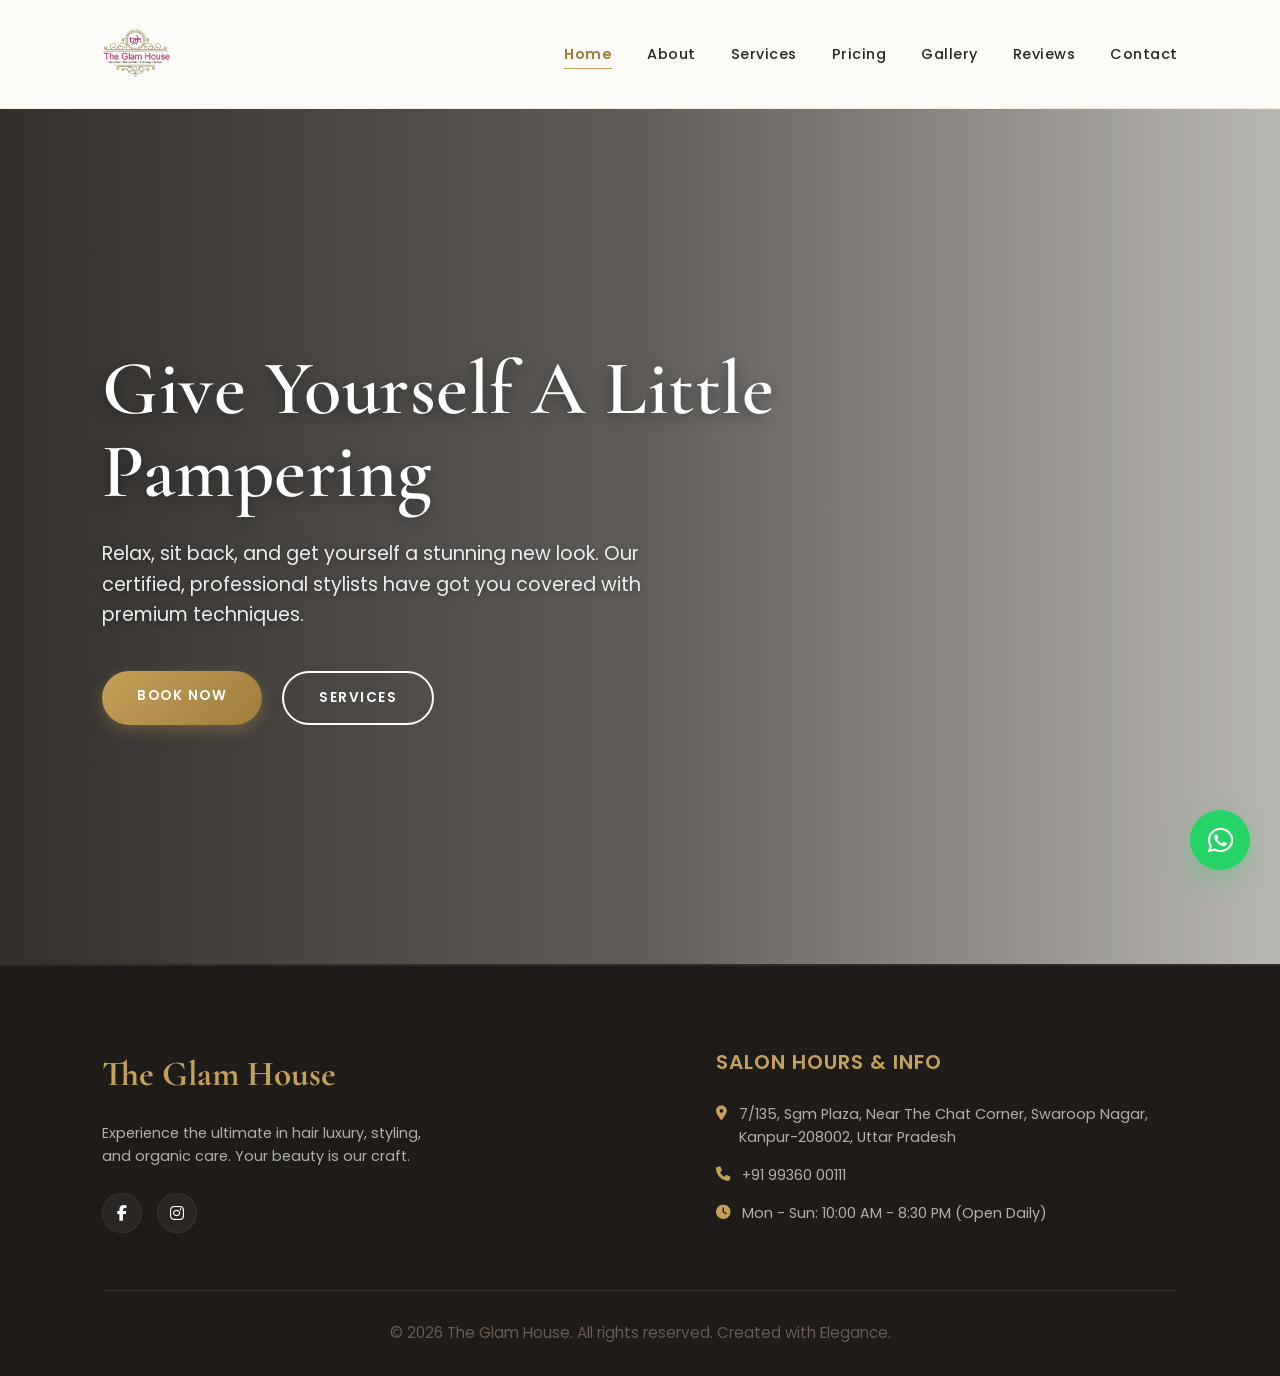
<file: index.html>
<!DOCTYPE html>
<html lang="en">
<head>
    <meta charset="UTF-8">
    <meta name="viewport" content="width=device-width, initial-scale=1.0">
    <title>The Glam House | Premium Hair Salon & Luxury Styling</title>
    <meta name="description" content="Welcome to The Glam House, a premium hair salon specializing in luxury styling, custom hair coloring, restorative spa treatments, and bridal care.">
    <meta name="keywords" content="luxury hair salon, hair styling, hair coloring, keratin treatments, hair spa, salon mumbai, book hair appointment">
    
    <!-- Open Graph Tags -->
    <meta property="og:title" content="The Glam House | Premium Hair Salon & Luxury Styling">
    <meta property="og:description" content="Experience professional, premium hair care and styling tailored to your unique personality. Book your transformation today.">
    <meta property="og:type" content="website">
    
    <link rel="stylesheet" href="style.css">
    
    <!-- Google Fonts: Cormorant Garamond & Poppins -->
    <link rel="preconnect" href="https://fonts.googleapis.com">
    <link rel="preconnect" href="https://fonts.gstatic.com" crossorigin>
    <link href="https://fonts.googleapis.com/css2?family=Cormorant+Garamond:ital,wght@0,400;0,500;0,600;0,700;1,400&family=Poppins:wght@300;400;500;600;700&display=swap" rel="stylesheet">
    
    <!-- Font Awesome -->
    <link rel="stylesheet" href="https://cdnjs.cloudflare.com/ajax/libs/font-awesome/6.5.1/css/all.min.css">
</head>
<body>

    <!-- Header / Navigation -->
    <header>
        <nav class="navbar" id="navbar">
            <div class="logo">
                <a href="index.html"><img src="logo.png" alt="The Glam House Logo" class="logo-img"></a>
            </div>
            <ul class="nav-links">
                <li><a href="index.html" class="active">Home</a></li>
                <li><a href="about.html">About</a></li>
                <li><a href="services.html">Services</a></li>
                <li><a href="pricing.html">Pricing</a></li>
                <li><a href="gallery.html">Gallery</a></li>
                <li><a href="reviews.html">Reviews</a></li>
                <li><a href="contact.html">Contact</a></li>
            </ul>
            <div class="menu-btn" aria-label="Toggle Navigation Menu">
                <i class="fa-solid fa-bars"></i>
            </div>
        </nav>
    </header>

    <!-- Main Content -->
    <main>
        <!-- Hero Section -->
        <section class="hero">
            <div class="hero-content">
                <h1>Give Yourself A Little Pampering</h1>
                <p>
                    Relax, sit back, and get yourself a stunning new look. Our certified, professional stylists have got you covered with premium techniques.
                </p>
                <div class="hero-buttons">
                    <a href="contact.html" class="btn">Book Now</a>
                    <a href="services.html" class="btn-outline">Services</a>
                </div>
            </div>
        </section>
        
    </main>

    <!-- Sitewide Footer -->
    <footer>
        <div class="footer-content">
            <div class="footer-brand">
                <div class="footer-logo">The Glam House</div>
                <p>Experience the ultimate in hair luxury, styling, and organic care. Your beauty is our craft.</p>
                <div class="social-icons">
                    <a href="https://www.facebook.com/theglamhousekanpur/" target="_blank" aria-label="Facebook"><i class="fab fa-facebook-f"></i></a>
                    <a href="https://www.instagram.com/theglamhouse.kanpur/?hl=en" target="_blank" aria-label="Instagram"><i class="fab fa-instagram"></i></a>
                    
                </div>
            </div>
            <div class="footer-contact">
                <h4>Salon Hours & Info</h4>
                <p><i class="fa-solid fa-location-dot"></i> 7/135, Sgm Plaza, Near The Chat Corner, Swaroop Nagar, Kanpur-208002, Uttar Pradesh</p>
                <p><i class="fa-solid fa-phone"></i> +91 99360 00111</p>
                <p><i class="fa-solid fa-clock"></i> Mon - Sun: 10:00 AM - 8:30 PM (Open Daily)</p>
            </div>
        </div>
        <div class="footer-bottom">
            <p>&copy; 2026 The Glam House. All rights reserved. Created with Elegance.</p>
        </div>
    </footer>

    <!-- Sitewide WhatsApp Floating Widget -->
    <a href="https://wa.me/919936000111?text=Hello%20The%20Glam%20House!%20I%20would%20like%20to%20inquire%20about%20booking%20an%20appointment." class="whatsapp-float" target="_blank" aria-label="Chat on WhatsApp">
        <i class="fab fa-whatsapp"></i>
    </a>

    <!-- Scripts -->
    <script src="script.js"></script>
</body>
</html>
</file>
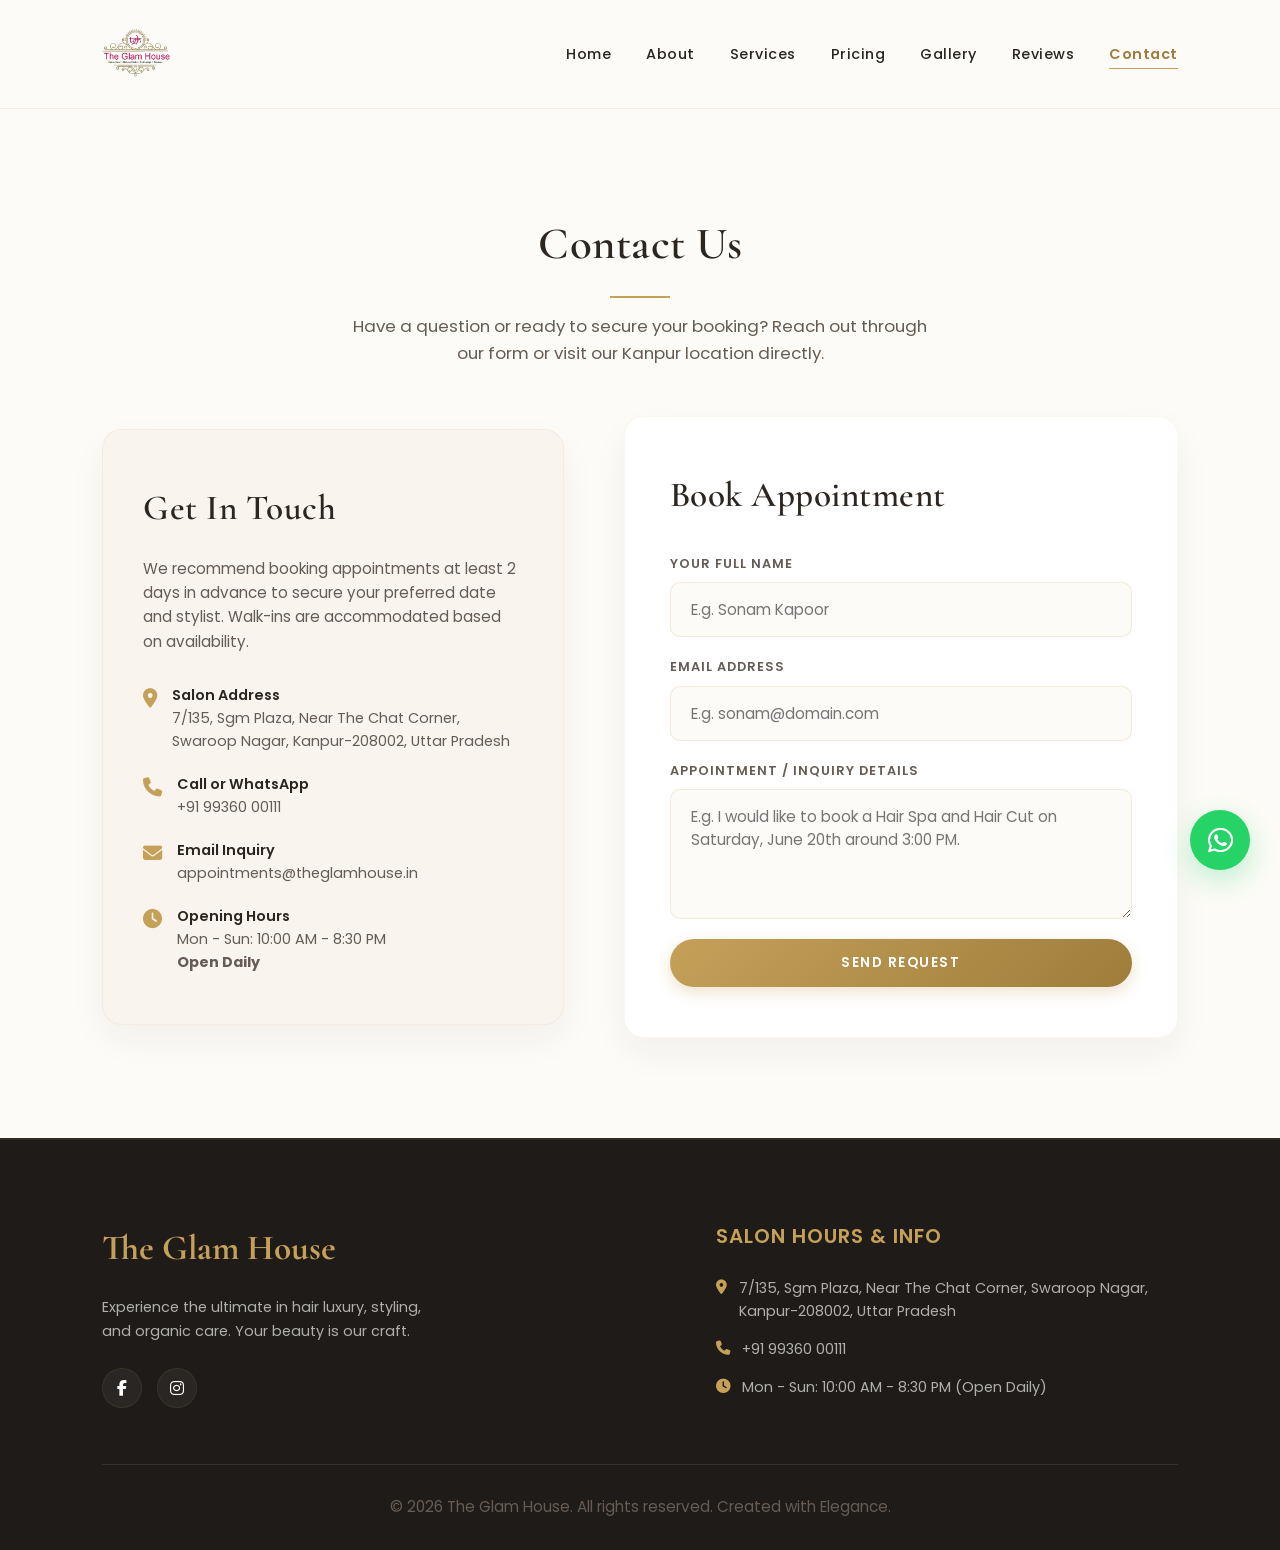
<file: contact.html>
<!DOCTYPE html>
<html lang="en">
<head>
    <meta charset="UTF-8">
    <meta name="viewport" content="width=device-width, initial-scale=1.0">
    <title>Contact Us | The Glam House | Book an Appointment</title>
    <meta name="description" content="Get in touch with The Glam House. Book your hair styling appointment, check salon hours, locate us in Mumbai, or send an inquiry.">
    <meta name="keywords" content="book salon appointment, hair styling contact, the glam house phone number, salon hours mumbai">
    
    <!-- Open Graph Tags -->
    <meta property="og:title" content="Contact Us | The Glam House">
    <meta property="og:description" content="Reach out to book your custom hair cut, styling session, or keratin spa treatment. Transparent booking details and contact channels.">
    <meta property="og:type" content="website">
    
    <link rel="stylesheet" href="style.css">
    
    <!-- Google Fonts: Cormorant Garamond & Poppins -->
    <link rel="preconnect" href="https://fonts.googleapis.com">
    <link rel="preconnect" href="https://fonts.gstatic.com" crossorigin>
    <link href="https://fonts.googleapis.com/css2?family=Cormorant+Garamond:ital,wght@0,400;0,500;0,600;0,700;1,400&family=Poppins:wght@300;400;500;600;700&display=swap" rel="stylesheet">
    
    <!-- Font Awesome -->
    <link rel="stylesheet" href="https://cdnjs.cloudflare.com/ajax/libs/font-awesome/6.5.1/css/all.min.css">
</head>
<body>

    <!-- Header / Navigation -->
    <header>
        <nav class="navbar" id="navbar">
            <div class="logo">
                <a href="index.html"><img src="logo.png" alt="The Glam House Logo" class="logo-img"></a>
            </div>
            <ul class="nav-links">
                <li><a href="index.html">Home</a></li>
                <li><a href="about.html">About</a></li>
                <li><a href="services.html">Services</a></li>
                <li><a href="pricing.html">Pricing</a></li>
                <li><a href="gallery.html">Gallery</a></li>
                <li><a href="reviews.html">Reviews</a></li>
                <li><a href="contact.html" class="active">Contact</a></li>
            </ul>
            <div class="menu-btn" aria-label="Toggle Navigation Menu">
                <i class="fa-solid fa-bars"></i>
            </div>
        </nav>
    </header>

    <!-- Main Content -->
    <main>
        <section class="contact-section">
            <h2>Contact Us</h2>
            <p class="section-desc">Have a question or ready to secure your booking? Reach out through our form or visit our Kanpur location directly.</p>
            
            <div class="contact-container">
                <!-- Contact Details Info Panel -->
                <div class="contact-info-panel">
                    <h3>Get In Touch</h3>
                    <p>We recommend booking appointments at least 2 days in advance to secure your preferred date and stylist. Walk-ins are accommodated based on availability.</p>
                    
                    <div class="contact-details">
                        <div class="contact-item">
                            <i class="fa-solid fa-location-dot"></i>
                            <div>
                                <h5>Salon Address</h5>
                                <p>7/135, Sgm Plaza, Near The Chat Corner, Swaroop Nagar, Kanpur-208002, Uttar Pradesh</p>
                            </div>
                        </div>

                        <div class="contact-item">
                            <i class="fa-solid fa-phone"></i>
                            <div>
                                <h5>Call or WhatsApp</h5>
                                <p>+91 99360 00111</p>
                            </div>
                        </div>

                        <div class="contact-item">
                            <i class="fa-solid fa-envelope"></i>
                            <div>
                                <h5>Email Inquiry</h5>
                                <p>appointments@theglamhouse.in</p>
                            </div>
                        </div>

                        <div class="contact-item">
                            <i class="fa-solid fa-clock"></i>
                            <div>
                                <h5>Opening Hours</h5>
                                <p>Mon - Sun: 10:00 AM - 8:30 PM<br><strong>Open Daily</strong></p>
                            </div>
                        </div>
                    </div>
                </div>

                <!-- Contact Form Wrapper -->
                <div class="contact-form-wrapper">
                    <h3>Book Appointment</h3>
                    <form class="contact-form" novalidate>
                        <div class="form-group">
                            <label for="name">Your Full Name</label>
                            <input type="text" id="name" placeholder="E.g. Sonam Kapoor" required>
                        </div>

                        <div class="form-group">
                            <label for="email">Email Address</label>
                            <input type="email" id="email" placeholder="E.g. sonam@domain.com" required>
                        </div>

                        <div class="form-group">
                            <label for="message">Appointment / Inquiry Details</label>
                            <textarea id="message" placeholder="E.g. I would like to book a Hair Spa and Hair Cut on Saturday, June 20th around 3:00 PM." required></textarea>
                        </div>

                        <button type="submit" class="btn">Send Request</button>
                    </form>
                </div>
            </div>
        </section>
    </main>

    <!-- Sitewide Footer -->
    <footer>
        <div class="footer-content">
            <div class="footer-brand">
                <div class="footer-logo">The Glam House</div>
                <p>Experience the ultimate in hair luxury, styling, and organic care. Your beauty is our craft.</p>
                <div class="social-icons">
                    <a href="https://www.facebook.com/theglamhousekanpur/" target="_blank" aria-label="Facebook"><i class="fab fa-facebook-f"></i></a>
                    <a href="https://www.instagram.com/theglamhouse.kanpur/?hl=en" target="_blank" aria-label="Instagram"><i class="fab fa-instagram"></i></a>
                    
                </div>
            </div>
            <div class="footer-contact">
                <h4>Salon Hours & Info</h4>
                <p><i class="fa-solid fa-location-dot"></i> 7/135, Sgm Plaza, Near The Chat Corner, Swaroop Nagar, Kanpur-208002, Uttar Pradesh</p>
                <p><i class="fa-solid fa-phone"></i> +91 99360 00111</p>
                <p><i class="fa-solid fa-clock"></i> Mon - Sun: 10:00 AM - 8:30 PM (Open Daily)</p>
            </div>
        </div>
        <div class="footer-bottom">
            <p>&copy; 2026 The Glam House. All rights reserved. Created with Elegance.</p>
        </div>
    </footer>

    <!-- Sitewide WhatsApp Floating Widget -->
    <a href="https://wa.me/919936000111?text=Hello%20The%20Glam%20House!%20I%20would%20like%20to%20inquire%20about%20booking%20an%20appointment." class="whatsapp-float" target="_blank" aria-label="Chat on WhatsApp">
        <i class="fab fa-whatsapp"></i>
    </a>

    <!-- Scripts -->
    <script src="script.js"></script>
</body>
</html>
</file>
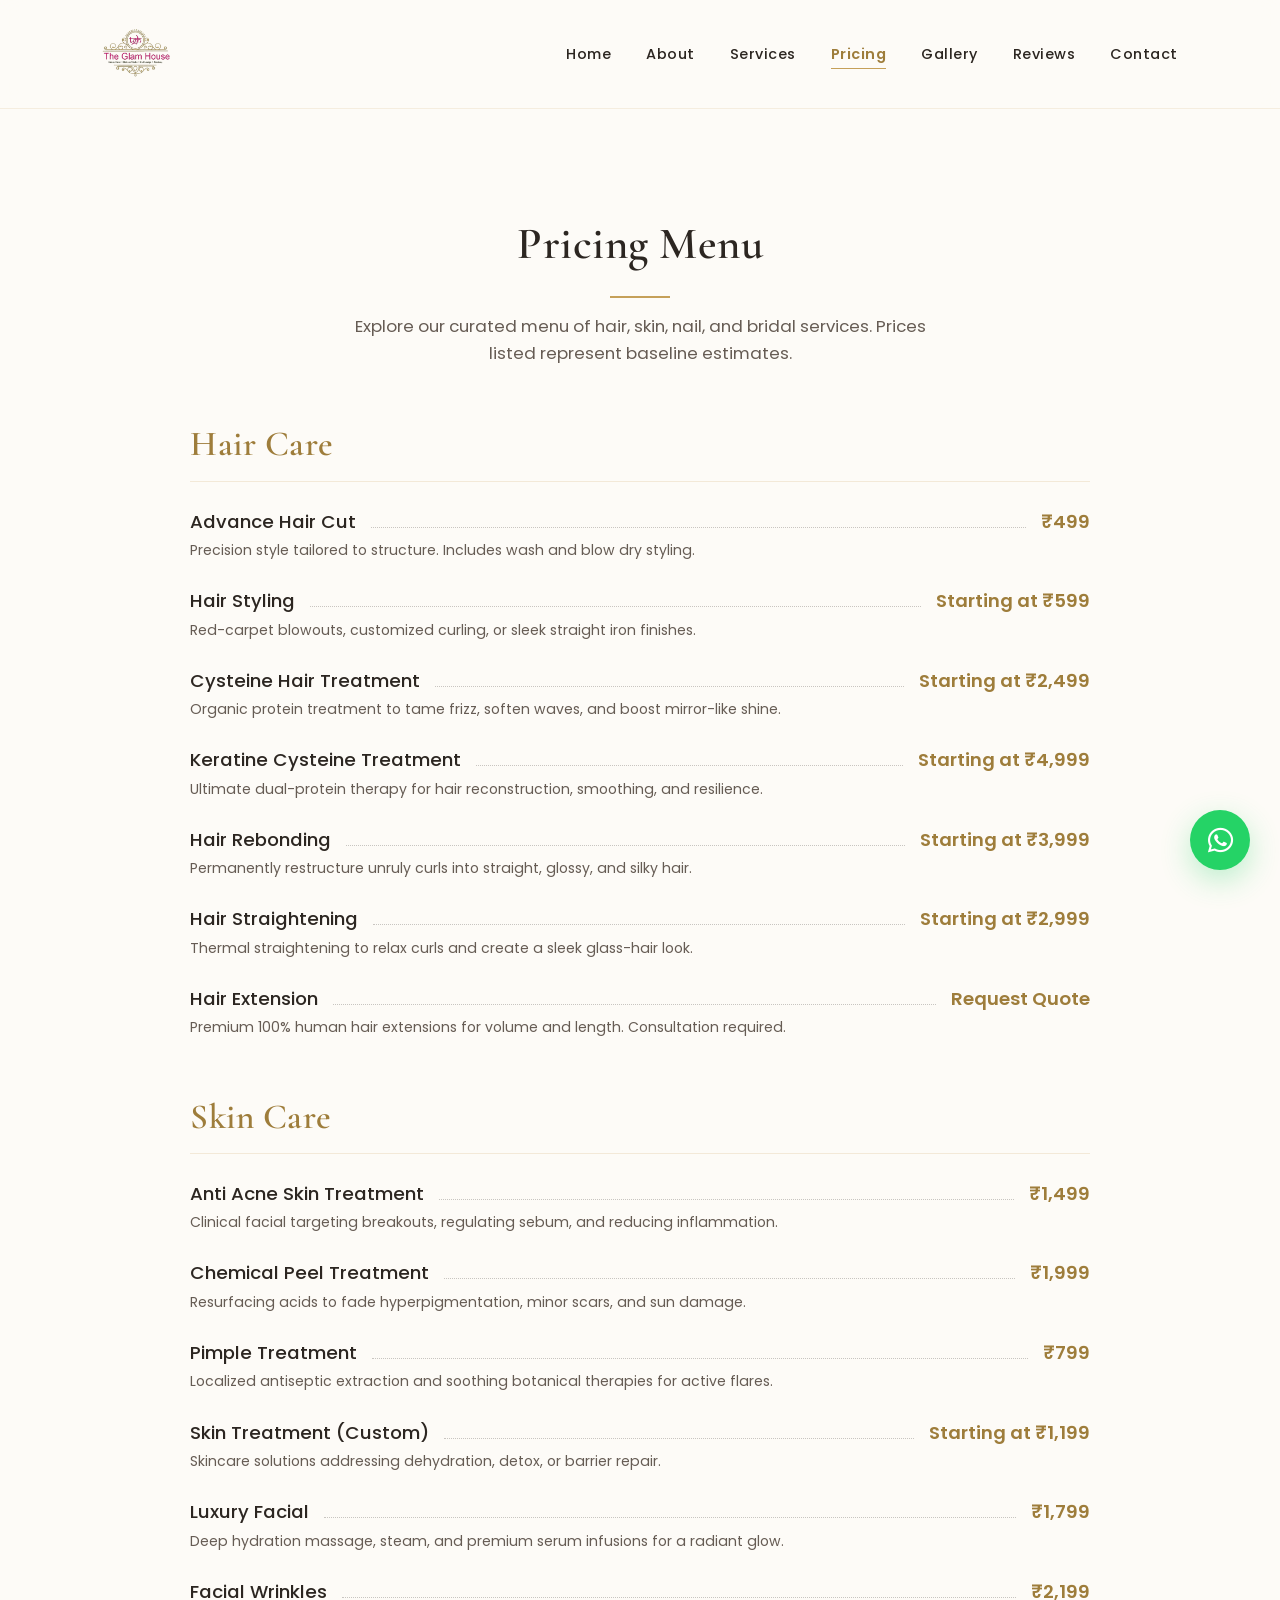
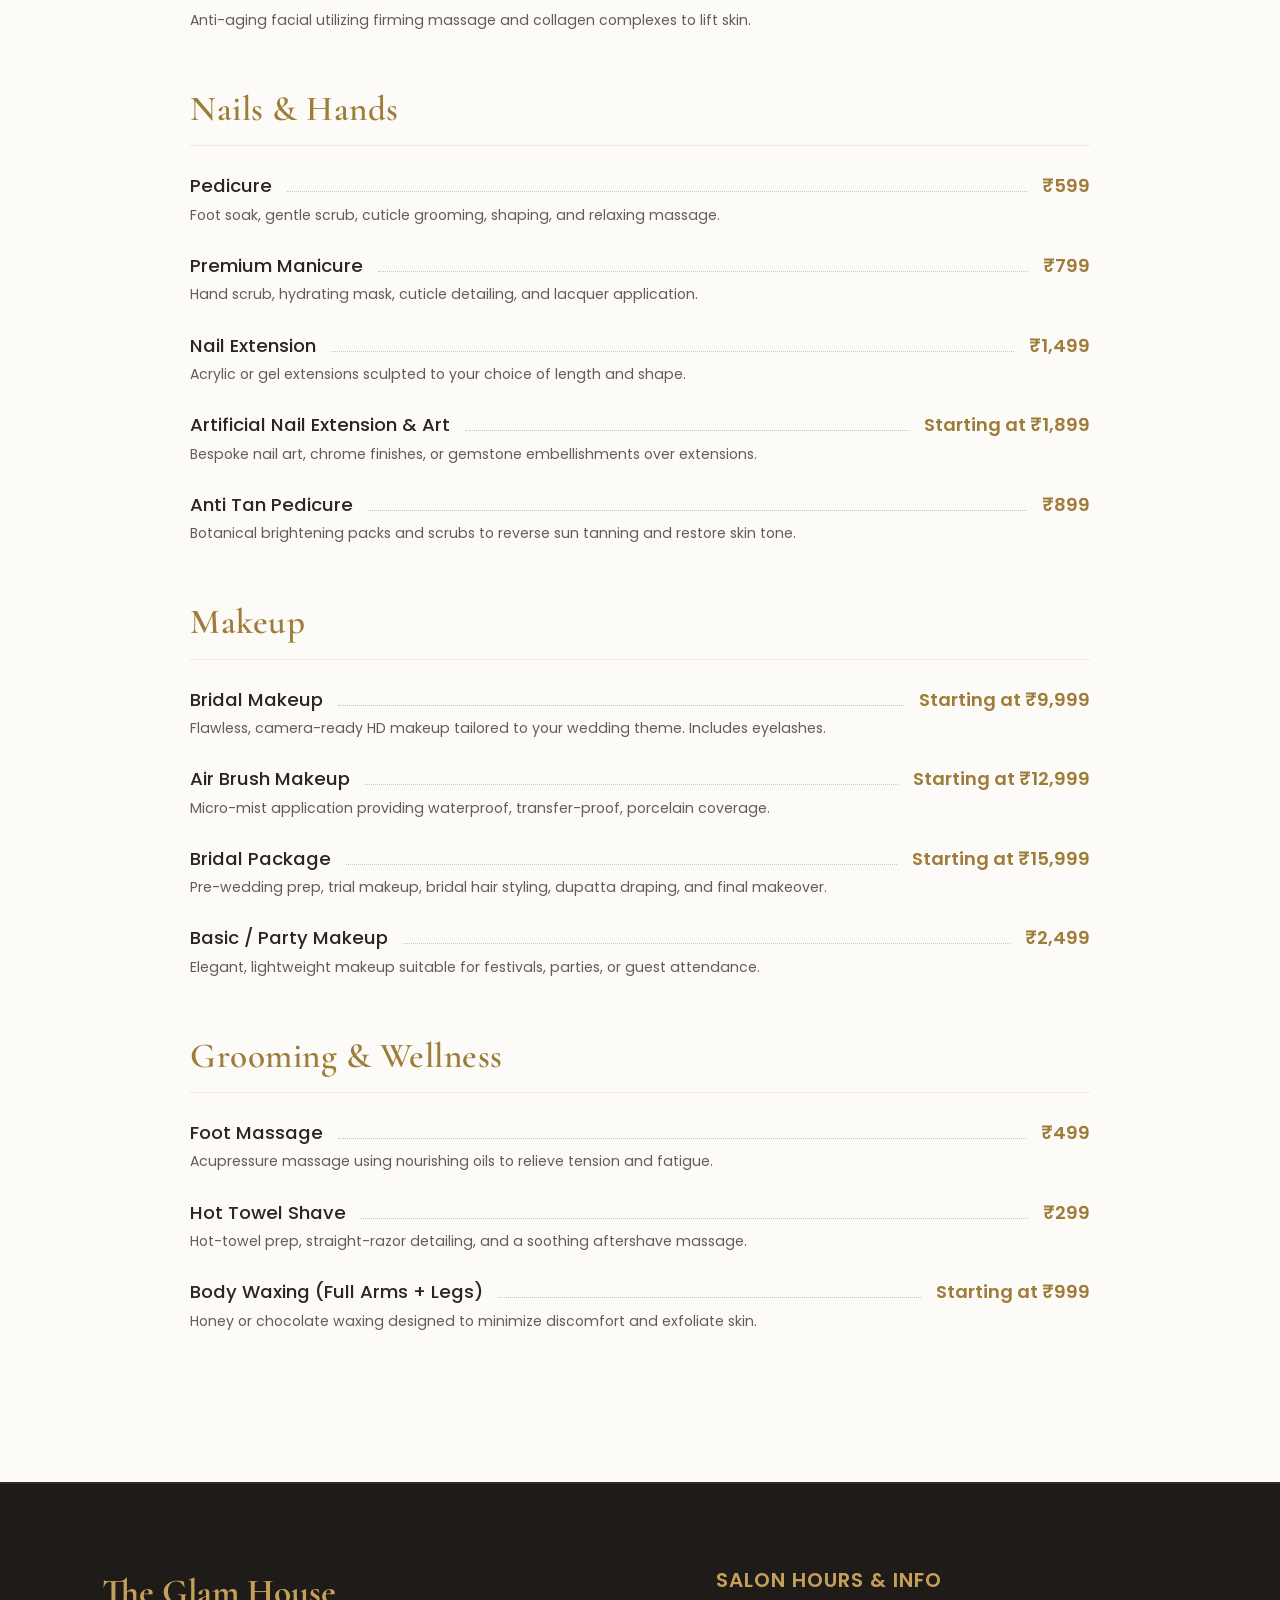
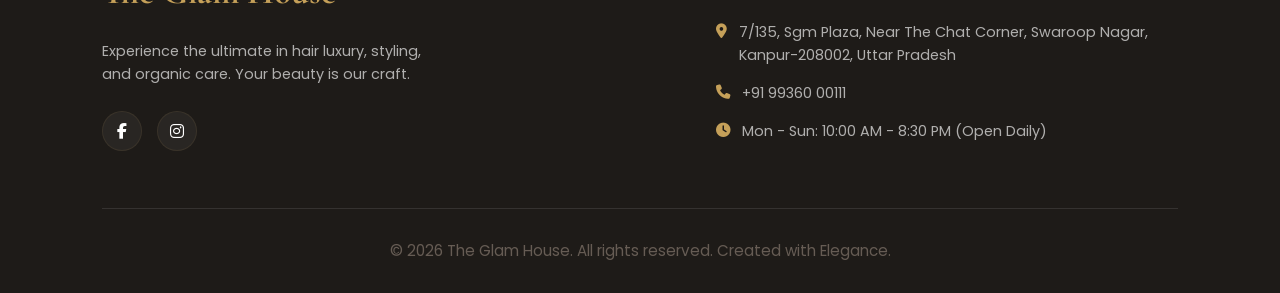
<file: pricing.html>
<!DOCTYPE html>
<html lang="en">
<head>
    <meta charset="UTF-8">
    <meta name="viewport" content="width=device-width, initial-scale=1.0">
    <title>Pricing Menu | The Glam House | Luxury Salon Catalog</title>
    <meta name="description" content="View the complete pricing menu for premium hair, skin, nail, and bridal services at The Glam House. Book your custom styling session.">
    <meta name="keywords" content="salon prices, hair cut price, hair spa price, bridal makeup packages, nail extension cost, luxury salon menu">
    
    <!-- Open Graph Tags -->
    <meta property="og:title" content="Pricing Menu | The Glam House">
    <meta property="og:description" content="Browse our luxury hair treatments, skin clarity therapies, nail extensions, and bridal packages with clear, upfront baseline prices.">
    <meta property="og:type" content="website">
    
    <link rel="stylesheet" href="style.css">
    
    <!-- Google Fonts: Cormorant Garamond & Poppins -->
    <link rel="preconnect" href="https://fonts.googleapis.com">
    <link rel="preconnect" href="https://fonts.gstatic.com" crossorigin>
    <link href="https://fonts.googleapis.com/css2?family=Cormorant+Garamond:ital,wght@0,400;0,500;0,600;0,700;1,400&family=Poppins:wght@300;400;500;600;700&display=swap" rel="stylesheet">
    
    <!-- Font Awesome -->
    <link rel="stylesheet" href="https://cdnjs.cloudflare.com/ajax/libs/font-awesome/6.5.1/css/all.min.css">
</head>
<body>

    <!-- Header / Navigation -->
    <header>
        <nav class="navbar" id="navbar">
            <div class="logo">
                <a href="index.html"><img src="logo.png" alt="The Glam House Logo" class="logo-img"></a>
            </div>
            <ul class="nav-links">
                <li><a href="index.html">Home</a></li>
                <li><a href="about.html">About</a></li>
                <li><a href="services.html">Services</a></li>
                <li><a href="pricing.html" class="active">Pricing</a></li>
                <li><a href="gallery.html">Gallery</a></li>
                <li><a href="reviews.html">Reviews</a></li>
                <li><a href="contact.html">Contact</a></li>
            </ul>
            <div class="menu-btn" aria-label="Toggle Navigation Menu">
                <i class="fa-solid fa-bars"></i>
            </div>
        </nav>
    </header>

    <!-- Main Content -->
    <main>
        <section id="pricing" class="pricing-section">
            <h2>Pricing Menu</h2>
            <p class="section-desc">Explore our curated menu of hair, skin, nail, and bridal services. Prices listed represent baseline estimates.</p>
            
            <div class="pricing-menu-container">
                
                <!-- HAIR CARE CATEGORY -->
                <div class="pricing-category-block">
                    <h3 class="pricing-category-title">Hair Care</h3>
                    
                    <div class="pricing-menu-item-wrapper">
                        <div class="pricing-menu-item">
                            <span class="pricing-item-name">Advance Hair Cut</span>
                            <span class="pricing-item-leader"></span>
                            <span class="pricing-item-price">₹499</span>
                        </div>
                        <p class="pricing-item-desc">Precision style tailored to structure. Includes wash and blow dry styling.</p>
                    </div>
                    
                    <div class="pricing-menu-item-wrapper">
                        <div class="pricing-menu-item">
                            <span class="pricing-item-name">Hair Styling</span>
                            <span class="pricing-item-leader"></span>
                            <span class="pricing-item-price">Starting at ₹599</span>
                        </div>
                        <p class="pricing-item-desc">Red-carpet blowouts, customized curling, or sleek straight iron finishes.</p>
                    </div>
                    
                    <div class="pricing-menu-item-wrapper">
                        <div class="pricing-menu-item">
                            <span class="pricing-item-name">Cysteine Hair Treatment</span>
                            <span class="pricing-item-leader"></span>
                            <span class="pricing-item-price">Starting at ₹2,499</span>
                        </div>
                        <p class="pricing-item-desc">Organic protein treatment to tame frizz, soften waves, and boost mirror-like shine.</p>
                    </div>
                    
                    <div class="pricing-menu-item-wrapper">
                        <div class="pricing-menu-item">
                            <span class="pricing-item-name">Keratine Cysteine Treatment</span>
                            <span class="pricing-item-leader"></span>
                            <span class="pricing-item-price">Starting at ₹4,999</span>
                        </div>
                        <p class="pricing-item-desc">Ultimate dual-protein therapy for hair reconstruction, smoothing, and resilience.</p>
                    </div>
                    
                    <div class="pricing-menu-item-wrapper">
                        <div class="pricing-menu-item">
                            <span class="pricing-item-name">Hair Rebonding</span>
                            <span class="pricing-item-leader"></span>
                            <span class="pricing-item-price">Starting at ₹3,999</span>
                        </div>
                        <p class="pricing-item-desc">Permanently restructure unruly curls into straight, glossy, and silky hair.</p>
                    </div>
                    
                    <div class="pricing-menu-item-wrapper">
                        <div class="pricing-menu-item">
                            <span class="pricing-item-name">Hair Straightening</span>
                            <span class="pricing-item-leader"></span>
                            <span class="pricing-item-price">Starting at ₹2,999</span>
                        </div>
                        <p class="pricing-item-desc">Thermal straightening to relax curls and create a sleek glass-hair look.</p>
                    </div>
                    
                    <div class="pricing-menu-item-wrapper">
                        <div class="pricing-menu-item">
                            <span class="pricing-item-name">Hair Extension</span>
                            <span class="pricing-item-leader"></span>
                            <span class="pricing-item-price">Request Quote</span>
                        </div>
                        <p class="pricing-item-desc">Premium 100% human hair extensions for volume and length. Consultation required.</p>
                    </div>
                </div>

                <!-- SKIN CARE CATEGORY -->
                <div class="pricing-category-block">
                    <h3 class="pricing-category-title">Skin Care</h3>
                    
                    <div class="pricing-menu-item-wrapper">
                        <div class="pricing-menu-item">
                            <span class="pricing-item-name">Anti Acne Skin Treatment</span>
                            <span class="pricing-item-leader"></span>
                            <span class="pricing-item-price">₹1,499</span>
                        </div>
                        <p class="pricing-item-desc">Clinical facial targeting breakouts, regulating sebum, and reducing inflammation.</p>
                    </div>
                    
                    <div class="pricing-menu-item-wrapper">
                        <div class="pricing-menu-item">
                            <span class="pricing-item-name">Chemical Peel Treatment</span>
                            <span class="pricing-item-leader"></span>
                            <span class="pricing-item-price">₹1,999</span>
                        </div>
                        <p class="pricing-item-desc">Resurfacing acids to fade hyperpigmentation, minor scars, and sun damage.</p>
                    </div>
                    
                    <div class="pricing-menu-item-wrapper">
                        <div class="pricing-menu-item">
                            <span class="pricing-item-name">Pimple Treatment</span>
                            <span class="pricing-item-leader"></span>
                            <span class="pricing-item-price">₹799</span>
                        </div>
                        <p class="pricing-item-desc">Localized antiseptic extraction and soothing botanical therapies for active flares.</p>
                    </div>
                    
                    <div class="pricing-menu-item-wrapper">
                        <div class="pricing-menu-item">
                            <span class="pricing-item-name">Skin Treatment (Custom)</span>
                            <span class="pricing-item-leader"></span>
                            <span class="pricing-item-price">Starting at ₹1,199</span>
                        </div>
                        <p class="pricing-item-desc">Skincare solutions addressing dehydration, detox, or barrier repair.</p>
                    </div>
                    
                    <div class="pricing-menu-item-wrapper">
                        <div class="pricing-menu-item">
                            <span class="pricing-item-name">Luxury Facial</span>
                            <span class="pricing-item-leader"></span>
                            <span class="pricing-item-price">₹1,799</span>
                        </div>
                        <p class="pricing-item-desc">Deep hydration massage, steam, and premium serum infusions for a radiant glow.</p>
                    </div>
                    
                    <div class="pricing-menu-item-wrapper">
                        <div class="pricing-menu-item">
                            <span class="pricing-item-name">Facial Wrinkles</span>
                            <span class="pricing-item-leader"></span>
                            <span class="pricing-item-price">₹2,199</span>
                        </div>
                        <p class="pricing-item-desc">Anti-aging facial utilizing firming massage and collagen complexes to lift skin.</p>
                    </div>
                </div>

                <!-- NAILS & HANDS CATEGORY -->
                <div class="pricing-category-block">
                    <h3 class="pricing-category-title">Nails & Hands</h3>
                    
                    <div class="pricing-menu-item-wrapper">
                        <div class="pricing-menu-item">
                            <span class="pricing-item-name">Pedicure</span>
                            <span class="pricing-item-leader"></span>
                            <span class="pricing-item-price">₹599</span>
                        </div>
                        <p class="pricing-item-desc">Foot soak, gentle scrub, cuticle grooming, shaping, and relaxing massage.</p>
                    </div>
                    
                    <div class="pricing-menu-item-wrapper">
                        <div class="pricing-menu-item">
                            <span class="pricing-item-name">Premium Manicure</span>
                            <span class="pricing-item-leader"></span>
                            <span class="pricing-item-price">₹799</span>
                        </div>
                        <p class="pricing-item-desc">Hand scrub, hydrating mask, cuticle detailing, and lacquer application.</p>
                    </div>
                    
                    <div class="pricing-menu-item-wrapper">
                        <div class="pricing-menu-item">
                            <span class="pricing-item-name">Nail Extension</span>
                            <span class="pricing-item-leader"></span>
                            <span class="pricing-item-price">₹1,499</span>
                        </div>
                        <p class="pricing-item-desc">Acrylic or gel extensions sculpted to your choice of length and shape.</p>
                    </div>
                    
                    <div class="pricing-menu-item-wrapper">
                        <div class="pricing-menu-item">
                            <span class="pricing-item-name">Artificial Nail Extension & Art</span>
                            <span class="pricing-item-leader"></span>
                            <span class="pricing-item-price">Starting at ₹1,899</span>
                        </div>
                        <p class="pricing-item-desc">Bespoke nail art, chrome finishes, or gemstone embellishments over extensions.</p>
                    </div>
                    
                    <div class="pricing-menu-item-wrapper">
                        <div class="pricing-menu-item">
                            <span class="pricing-item-name">Anti Tan Pedicure</span>
                            <span class="pricing-item-leader"></span>
                            <span class="pricing-item-price">₹899</span>
                        </div>
                        <p class="pricing-item-desc">Botanical brightening packs and scrubs to reverse sun tanning and restore skin tone.</p>
                    </div>
                </div>

                <!-- MAKEUP CATEGORY -->
                <div class="pricing-category-block">
                    <h3 class="pricing-category-title">Makeup</h3>
                    
                    <div class="pricing-menu-item-wrapper">
                        <div class="pricing-menu-item">
                            <span class="pricing-item-name">Bridal Makeup</span>
                            <span class="pricing-item-leader"></span>
                            <span class="pricing-item-price">Starting at ₹9,999</span>
                        </div>
                        <p class="pricing-item-desc">Flawless, camera-ready HD makeup tailored to your wedding theme. Includes eyelashes.</p>
                    </div>
                    
                    <div class="pricing-menu-item-wrapper">
                        <div class="pricing-menu-item">
                            <span class="pricing-item-name">Air Brush Makeup</span>
                            <span class="pricing-item-leader"></span>
                            <span class="pricing-item-price">Starting at ₹12,999</span>
                        </div>
                        <p class="pricing-item-desc">Micro-mist application providing waterproof, transfer-proof, porcelain coverage.</p>
                    </div>
                    
                    <div class="pricing-menu-item-wrapper">
                        <div class="pricing-menu-item">
                            <span class="pricing-item-name">Bridal Package</span>
                            <span class="pricing-item-leader"></span>
                            <span class="pricing-item-price">Starting at ₹15,999</span>
                        </div>
                        <p class="pricing-item-desc">Pre-wedding prep, trial makeup, bridal hair styling, dupatta draping, and final makeover.</p>
                    </div>
                    
                    <div class="pricing-menu-item-wrapper">
                        <div class="pricing-menu-item">
                            <span class="pricing-item-name">Basic / Party Makeup</span>
                            <span class="pricing-item-leader"></span>
                            <span class="pricing-item-price">₹2,499</span>
                        </div>
                        <p class="pricing-item-desc">Elegant, lightweight makeup suitable for festivals, parties, or guest attendance.</p>
                    </div>
                </div>

                <!-- GROOMING & WELLNESS CATEGORY -->
                <div class="pricing-category-block">
                    <h3 class="pricing-category-title">Grooming & Wellness</h3>
                    
                    <div class="pricing-menu-item-wrapper">
                        <div class="pricing-menu-item">
                            <span class="pricing-item-name">Foot Massage</span>
                            <span class="pricing-item-leader"></span>
                            <span class="pricing-item-price">₹499</span>
                        </div>
                        <p class="pricing-item-desc">Acupressure massage using nourishing oils to relieve tension and fatigue.</p>
                    </div>
                    
                    <div class="pricing-menu-item-wrapper">
                        <div class="pricing-menu-item">
                            <span class="pricing-item-name">Hot Towel Shave</span>
                            <span class="pricing-item-leader"></span>
                            <span class="pricing-item-price">₹299</span>
                        </div>
                        <p class="pricing-item-desc">Hot-towel prep, straight-razor detailing, and a soothing aftershave massage.</p>
                    </div>
                    
                    <div class="pricing-menu-item-wrapper">
                        <div class="pricing-menu-item">
                            <span class="pricing-item-name">Body Waxing (Full Arms + Legs)</span>
                            <span class="pricing-item-leader"></span>
                            <span class="pricing-item-price">Starting at ₹999</span>
                        </div>
                        <p class="pricing-item-desc">Honey or chocolate waxing designed to minimize discomfort and exfoliate skin.</p>
                    </div>
                </div>

            </div>
        </section>
    </main>

    <!-- Sitewide Footer -->
    <footer>
        <div class="footer-content">
            <div class="footer-brand">
                <div class="footer-logo">The Glam House</div>
                <p>Experience the ultimate in hair luxury, styling, and organic care. Your beauty is our craft.</p>
                <div class="social-icons">
                    <a href="https://www.facebook.com/theglamhousekanpur/" target="_blank" aria-label="Facebook"><i class="fab fa-facebook-f"></i></a>
                    <a href="https://www.instagram.com/theglamhouse.kanpur/?hl=en" target="_blank" aria-label="Instagram"><i class="fab fa-instagram"></i></a>
                    
                </div>
            </div>
            <div class="footer-contact">
                <h4>Salon Hours & Info</h4>
                <p><i class="fa-solid fa-location-dot"></i> 7/135, Sgm Plaza, Near The Chat Corner, Swaroop Nagar, Kanpur-208002, Uttar Pradesh</p>
                <p><i class="fa-solid fa-phone"></i> +91 99360 00111</p>
                <p><i class="fa-solid fa-clock"></i> Mon - Sun: 10:00 AM - 8:30 PM (Open Daily)</p>
            </div>
        </div>
        <div class="footer-bottom">
            <p>&copy; 2026 The Glam House. All rights reserved. Created with Elegance.</p>
        </div>
    </footer>

    <!-- Sitewide WhatsApp Floating Widget -->
    <a href="https://wa.me/919936000111?text=Hello%20The%20Glam%20House!%20I%20would%20like%20to%20inquire%20about%20booking%20an%20appointment." class="whatsapp-float" target="_blank" aria-label="Chat on WhatsApp">
        <i class="fab fa-whatsapp"></i>
    </a>

    <!-- Scripts -->
    <script src="script.js"></script>
</body>
</html>
</file>
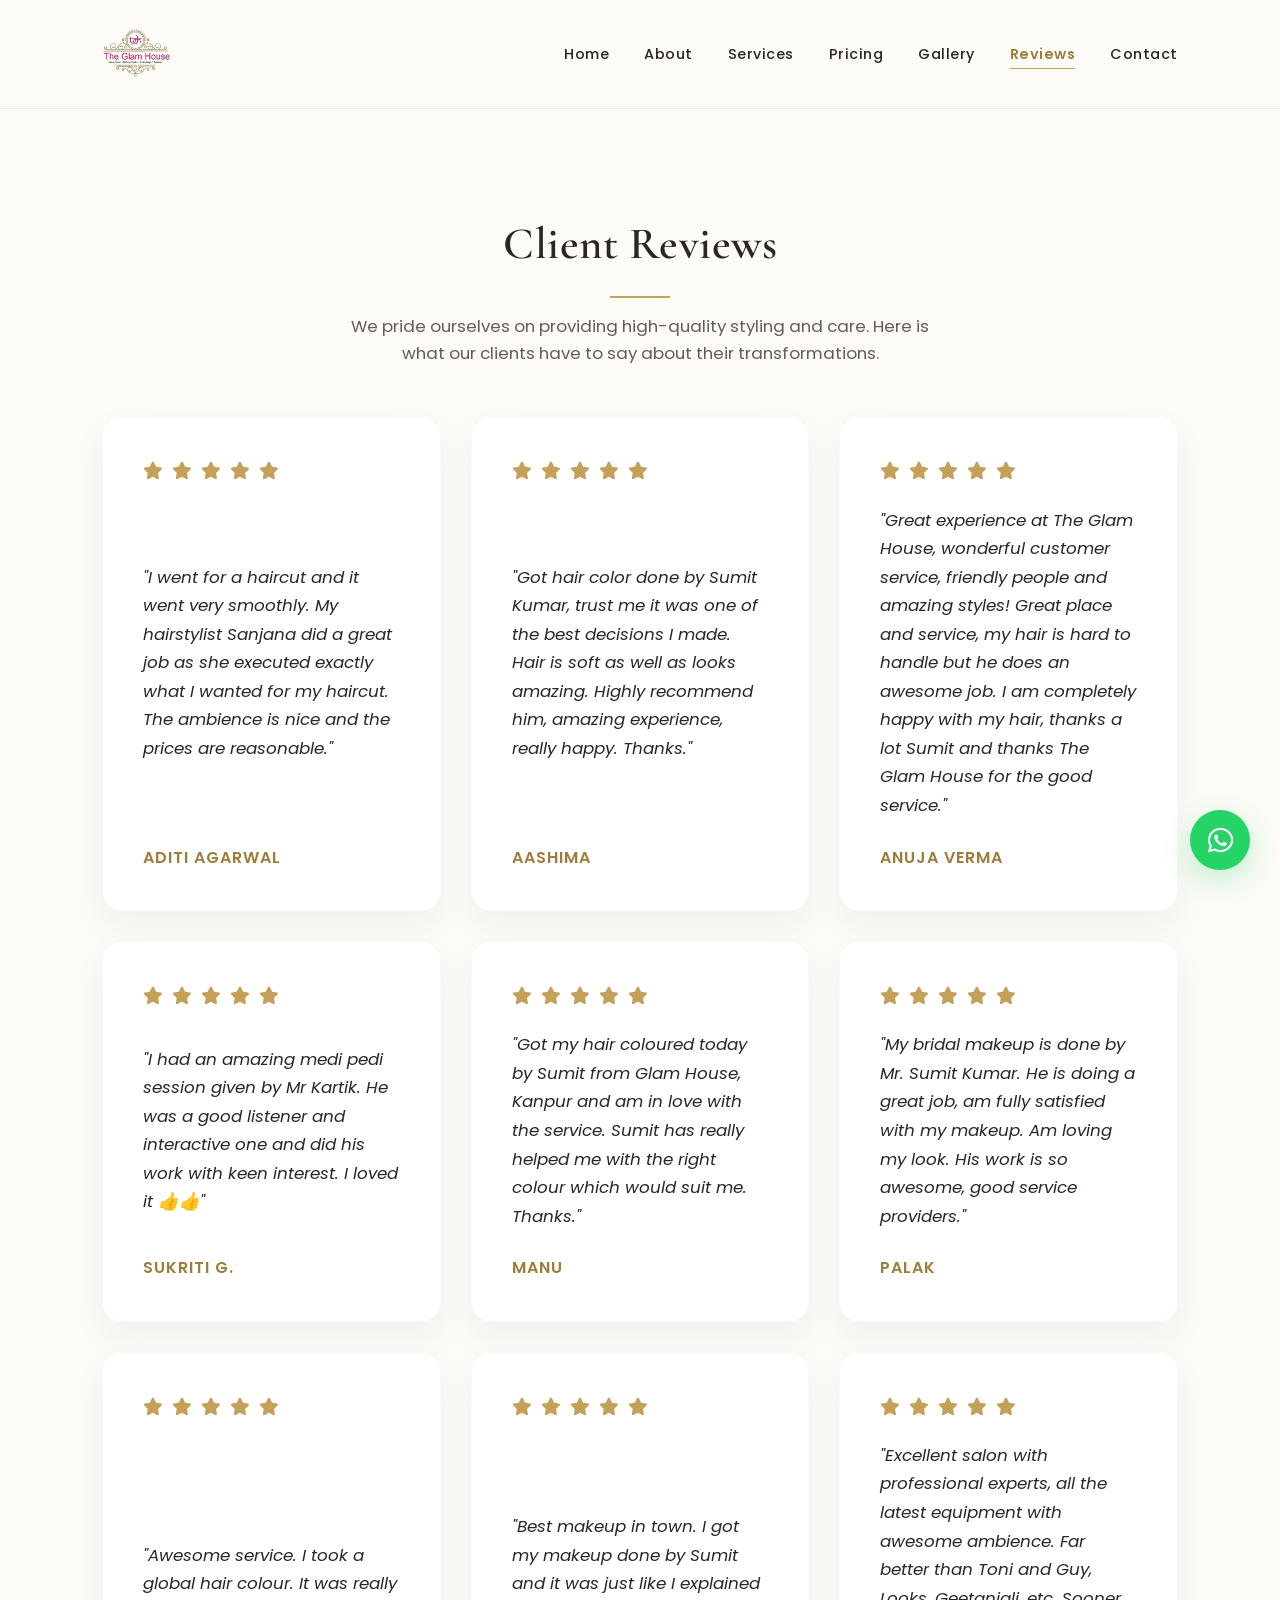
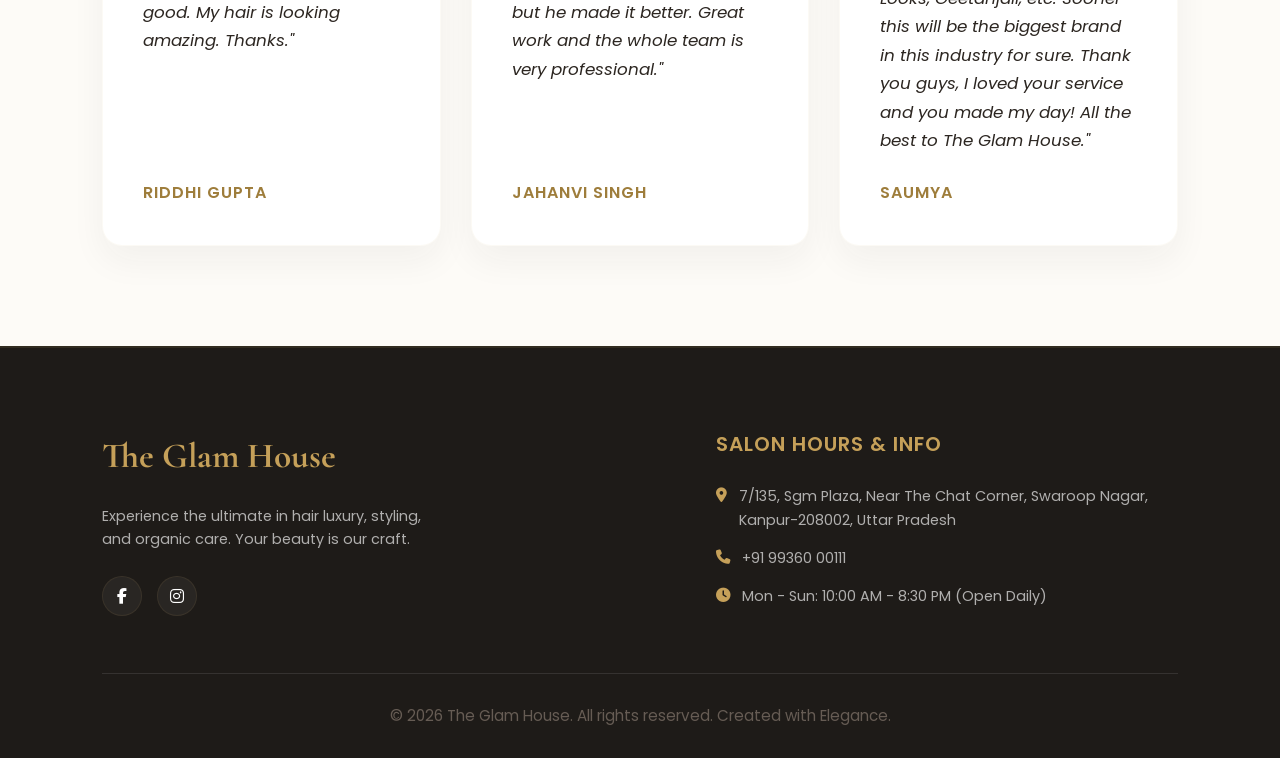
<file: reviews.html>
<!DOCTYPE html>
<html lang="en">
<head>
    <meta charset="UTF-8">
    <meta name="viewport" content="width=device-width, initial-scale=1.0">
    <title>Client Reviews | The Glam House | Testimonials</title>
    <meta name="description" content="Read what our happy clients say about our hair styling, coloring, and customer care. Real reviews from verified patrons of The Glam House.">
    <meta name="keywords" content="salon reviews, hair stylist feedback, the glam house testimonials, customer satisfaction reviews">
    
    <!-- Open Graph Tags -->
    <meta property="og:title" content="Client Reviews | The Glam House">
    <meta property="og:description" content="Discover why our clients love coming to The Glam House. Read ratings and testimonials detailing our professional salon services.">
    <meta property="og:type" content="website">
    
    <link rel="stylesheet" href="style.css">
    
    <!-- Google Fonts: Cormorant Garamond & Poppins -->
    <link rel="preconnect" href="https://fonts.googleapis.com">
    <link rel="preconnect" href="https://fonts.gstatic.com" crossorigin>
    <link href="https://fonts.googleapis.com/css2?family=Cormorant+Garamond:ital,wght@0,400;0,500;0,600;0,700;1,400&family=Poppins:wght@300;400;500;600;700&display=swap" rel="stylesheet">
    
    <!-- Font Awesome -->
    <link rel="stylesheet" href="https://cdnjs.cloudflare.com/ajax/libs/font-awesome/6.5.1/css/all.min.css">
</head>
<body>

    <!-- Header / Navigation -->
    <header>
        <nav class="navbar" id="navbar">
            <div class="logo">
                <a href="index.html"><img src="logo.png" alt="The Glam House Logo" class="logo-img"></a>
            </div>
            <ul class="nav-links">
                <li><a href="index.html">Home</a></li>
                <li><a href="about.html">About</a></li>
                <li><a href="services.html">Services</a></li>
                <li><a href="pricing.html">Pricing</a></li>
                <li><a href="gallery.html">Gallery</a></li>
                <li><a href="reviews.html" class="active">Reviews</a></li>
                <li><a href="contact.html">Contact</a></li>
            </ul>
            <div class="menu-btn" aria-label="Toggle Navigation Menu">
                <i class="fa-solid fa-bars"></i>
            </div>
        </nav>
    </header>

    <!-- Main Content -->
    <main>
        <section class="reviews-section">
            <h2>Client Reviews</h2>
            <p class="section-desc">We pride ourselves on providing high-quality styling and care. Here is what our clients have to say about their transformations.</p>
            
            <div class="cards">
                <div class="review">
                    <div class="review-stars">
                        <i class="fa-solid fa-star"></i>
                        <i class="fa-solid fa-star"></i>
                        <i class="fa-solid fa-star"></i>
                        <i class="fa-solid fa-star"></i>
                        <i class="fa-solid fa-star"></i>
                    </div>
                    <p>
                        "I went for a haircut and it went very smoothly. My hairstylist Sanjana did a great job as she executed exactly what I wanted for my haircut. The ambience is nice and the prices are reasonable."
                    </p>
                    <h4>Aditi Agarwal</h4>
                </div>

                <div class="review">
                    <div class="review-stars">
                        <i class="fa-solid fa-star"></i>
                        <i class="fa-solid fa-star"></i>
                        <i class="fa-solid fa-star"></i>
                        <i class="fa-solid fa-star"></i>
                        <i class="fa-solid fa-star"></i>
                    </div>
                    <p>
                        "Got hair color done by Sumit Kumar, trust me it was one of the best decisions I made. Hair is soft as well as looks amazing. Highly recommend him, amazing experience, really happy. Thanks."
                    </p>
                    <h4>Aashima</h4>
                </div>

                <div class="review">
                    <div class="review-stars">
                        <i class="fa-solid fa-star"></i>
                        <i class="fa-solid fa-star"></i>
                        <i class="fa-solid fa-star"></i>
                        <i class="fa-solid fa-star"></i>
                        <i class="fa-solid fa-star"></i>
                    </div>
                    <p>
                        "Great experience at The Glam House, wonderful customer service, friendly people and amazing styles! Great place and service, my hair is hard to handle but he does an awesome job. I am completely happy with my hair, thanks a lot Sumit and thanks The Glam House for the good service."
                    </p>
                    <h4>Anuja Verma</h4>
                </div>

                <div class="review">
                    <div class="review-stars">
                        <i class="fa-solid fa-star"></i>
                        <i class="fa-solid fa-star"></i>
                        <i class="fa-solid fa-star"></i>
                        <i class="fa-solid fa-star"></i>
                        <i class="fa-solid fa-star"></i>
                    </div>
                    <p>
                        "I had an amazing medi pedi session given by Mr Kartik. He was a good listener and interactive one and did his work with keen interest. I loved it 👍👍"
                    </p>
                    <h4>Sukriti G.</h4>
                </div>

                <div class="review">
                    <div class="review-stars">
                        <i class="fa-solid fa-star"></i>
                        <i class="fa-solid fa-star"></i>
                        <i class="fa-solid fa-star"></i>
                        <i class="fa-solid fa-star"></i>
                        <i class="fa-solid fa-star"></i>
                    </div>
                    <p>
                        "Got my hair coloured today by Sumit from Glam House, Kanpur and am in love with the service. Sumit has really helped me with the right colour which would suit me. Thanks."
                    </p>
                    <h4>Manu</h4>
                </div>

                <div class="review">
                    <div class="review-stars">
                        <i class="fa-solid fa-star"></i>
                        <i class="fa-solid fa-star"></i>
                        <i class="fa-solid fa-star"></i>
                        <i class="fa-solid fa-star"></i>
                        <i class="fa-solid fa-star"></i>
                    </div>
                    <p>
                        "My bridal makeup is done by Mr. Sumit Kumar. He is doing a great job, am fully satisfied with my makeup. Am loving my look. His work is so awesome, good service providers."
                    </p>
                    <h4>Palak</h4>
                </div>

                <div class="review">
                    <div class="review-stars">
                        <i class="fa-solid fa-star"></i>
                        <i class="fa-solid fa-star"></i>
                        <i class="fa-solid fa-star"></i>
                        <i class="fa-solid fa-star"></i>
                        <i class="fa-solid fa-star"></i>
                    </div>
                    <p>
                        "Awesome service. I took a global hair colour. It was really good. My hair is looking amazing. Thanks."
                    </p>
                    <h4>Riddhi Gupta</h4>
                </div>

                <div class="review">
                    <div class="review-stars">
                        <i class="fa-solid fa-star"></i>
                        <i class="fa-solid fa-star"></i>
                        <i class="fa-solid fa-star"></i>
                        <i class="fa-solid fa-star"></i>
                        <i class="fa-solid fa-star"></i>
                    </div>
                    <p>
                        "Best makeup in town. I got my makeup done by Sumit and it was just like I explained but he made it better. Great work and the whole team is very professional."
                    </p>
                    <h4>Jahanvi Singh</h4>
                </div>

                <div class="review">
                    <div class="review-stars">
                        <i class="fa-solid fa-star"></i>
                        <i class="fa-solid fa-star"></i>
                        <i class="fa-solid fa-star"></i>
                        <i class="fa-solid fa-star"></i>
                        <i class="fa-solid fa-star"></i>
                    </div>
                    <p>
                        "Excellent salon with professional experts, all the latest equipment with awesome ambience. Far better than Toni and Guy, Looks, Geetanjali, etc. Sooner this will be the biggest brand in this industry for sure. Thank you guys, I loved your service and you made my day! All the best to The Glam House."
                    </p>
                    <h4>Saumya</h4>
                </div>
            </div>
        </section>
    </main>

    <!-- Sitewide Footer -->
    <footer>
        <div class="footer-content">
            <div class="footer-brand">
                <div class="footer-logo">The Glam House</div>
                <p>Experience the ultimate in hair luxury, styling, and organic care. Your beauty is our craft.</p>
                <div class="social-icons">
                    <a href="https://www.facebook.com/theglamhousekanpur/" target="_blank" aria-label="Facebook"><i class="fab fa-facebook-f"></i></a>
                    <a href="https://www.instagram.com/theglamhouse.kanpur/?hl=en" target="_blank" aria-label="Instagram"><i class="fab fa-instagram"></i></a>
                    
                </div>
            </div>
            <div class="footer-contact">
                <h4>Salon Hours & Info</h4>
                <p><i class="fa-solid fa-location-dot"></i> 7/135, Sgm Plaza, Near The Chat Corner, Swaroop Nagar, Kanpur-208002, Uttar Pradesh</p>
                <p><i class="fa-solid fa-phone"></i> +91 99360 00111</p>
                <p><i class="fa-solid fa-clock"></i> Mon - Sun: 10:00 AM - 8:30 PM (Open Daily)</p>
            </div>
        </div>
        <div class="footer-bottom">
            <p>&copy; 2026 The Glam House. All rights reserved. Created with Elegance.</p>
        </div>
    </footer>

    <!-- Sitewide WhatsApp Floating Widget -->
    <a href="https://wa.me/919936000111?text=Hello%20The%20Glam%20House!%20I%20would%20like%20to%20inquire%20about%20booking%20an%20appointment." class="whatsapp-float" target="_blank" aria-label="Chat on WhatsApp">
        <i class="fab fa-whatsapp"></i>
    </a>

    <!-- Scripts -->
    <script src="script.js"></script>
</body>
</html>
</file>
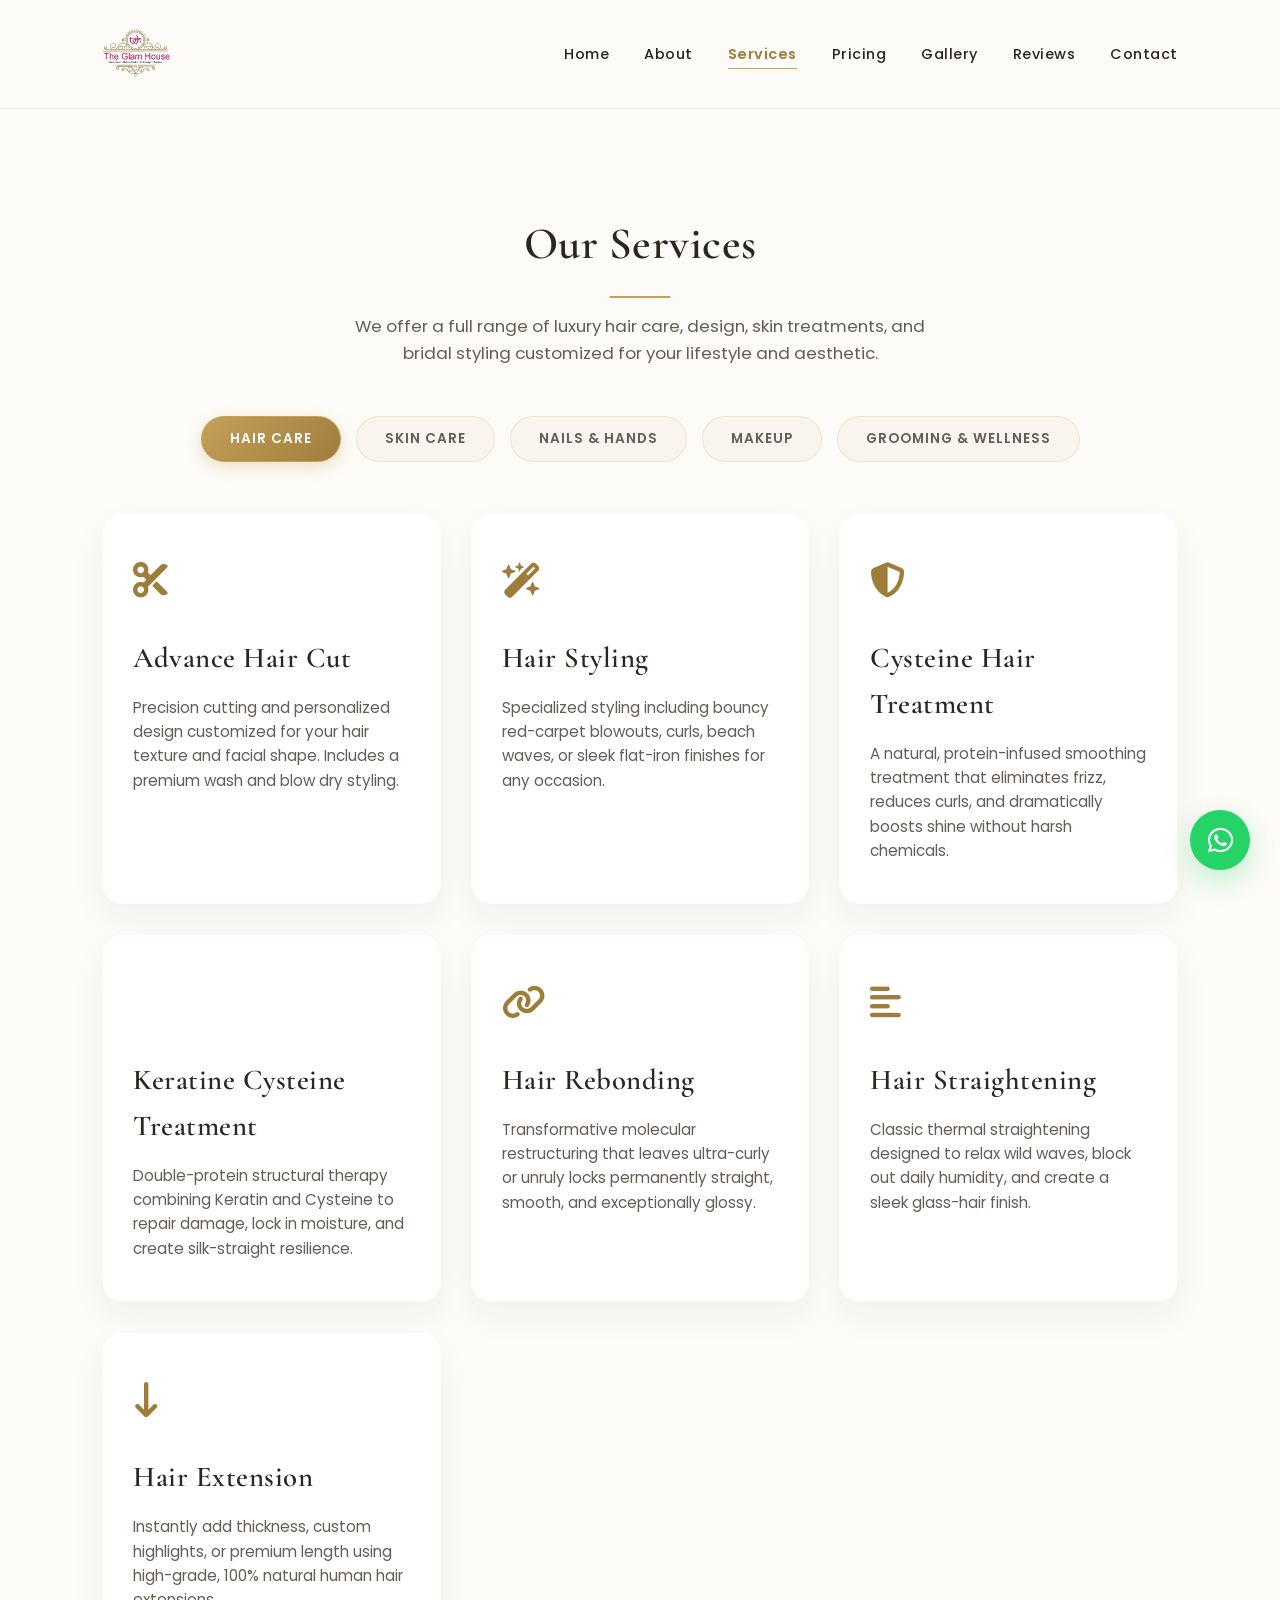
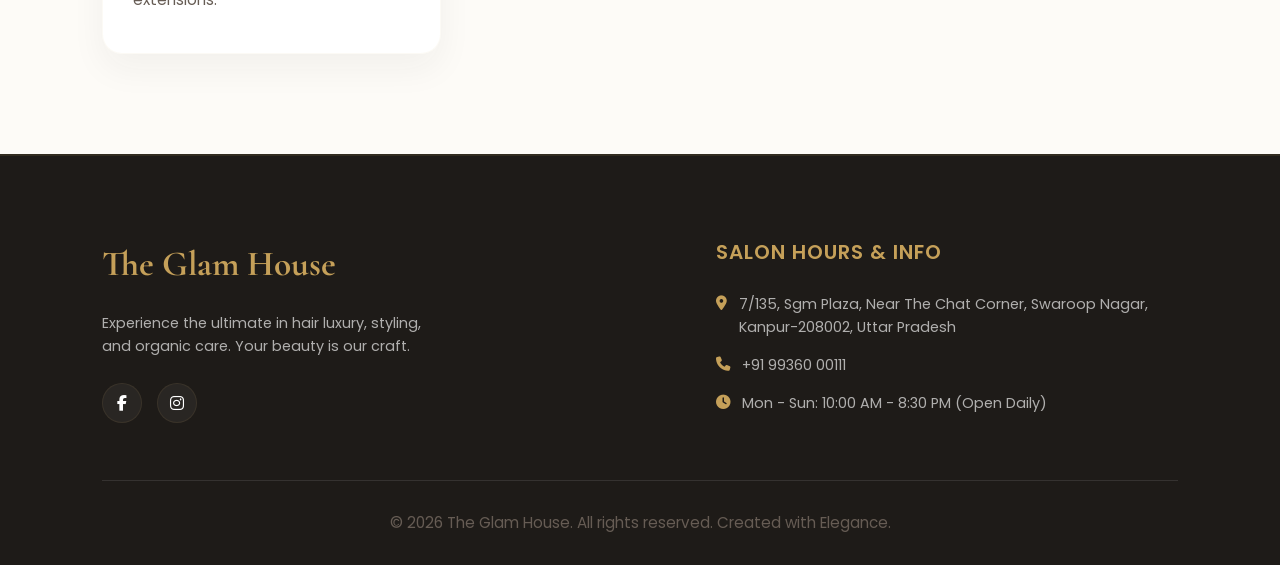
<file: services.html>
<!DOCTYPE html>
<html lang="en">
<head>
    <meta charset="UTF-8">
    <meta name="viewport" content="width=device-width, initial-scale=1.0">
    <title>Our Services | The Glam House | Premium Hair Care Menu</title>
    <meta name="description" content="Explore the salon services menu at The Glam House. We offer modern hair cuts, expert coloring, restorative spa treatments, keratin smooths, and bridal styling.">
    <meta name="keywords" content="hair cut, hair color salon, hair spa treatment, keratin smoothening, bridal hair styling, salon services menu">
    
    <!-- Open Graph Tags -->
    <meta property="og:title" content="Our Services | The Glam House">
    <meta property="og:description" content="Browse our luxury hair treatments, professional cutting, coloring, smoothening, and bridal packages. Book your expert stylist today.">
    <meta property="og:type" content="website">
    
    <link rel="stylesheet" href="style.css">
    
    <!-- Google Fonts: Cormorant Garamond & Poppins -->
    <link rel="preconnect" href="https://fonts.googleapis.com">
    <link rel="preconnect" href="https://fonts.gstatic.com" crossorigin>
    <link href="https://fonts.googleapis.com/css2?family=Cormorant+Garamond:ital,wght@0,400;0,500;0,600;0,700;1,400&family=Poppins:wght@300;400;500;600;700&display=swap" rel="stylesheet">
    
    <!-- Font Awesome -->
    <link rel="stylesheet" href="https://cdnjs.cloudflare.com/ajax/libs/font-awesome/6.5.1/css/all.min.css">
</head>
<body>

    <!-- Header / Navigation -->
    <header>
        <nav class="navbar" id="navbar">
            <div class="logo">
                <a href="index.html"><img src="logo.png" alt="The Glam House Logo" class="logo-img"></a>
            </div>
            <ul class="nav-links">
                <li><a href="index.html">Home</a></li>
                <li><a href="about.html">About</a></li>
                <li><a href="services.html" class="active">Services</a></li>
                <li><a href="pricing.html">Pricing</a></li>
                <li><a href="gallery.html">Gallery</a></li>
                <li><a href="reviews.html">Reviews</a></li>
                <li><a href="contact.html">Contact</a></li>
            </ul>
            <div class="menu-btn" aria-label="Toggle Navigation Menu">
                <i class="fa-solid fa-bars"></i>
            </div>
        </nav>
    </header>

    <!-- Main Content -->
    <main>
        <section class="services-section">
            <h2>Our Services</h2>
            <p class="section-desc">We offer a full range of luxury hair care, design, skin treatments, and bridal styling customized for your lifestyle and aesthetic.</p>
            
            <!-- Category Navigation Tabs -->
            <div class="category-tabs">
                <button class="tab-btn active" data-category="hair-care">Hair Care</button>
                <button class="tab-btn" data-category="skin-care">Skin Care</button>
                <button class="tab-btn" data-category="nails">Nails & Hands</button>
                <button class="tab-btn" data-category="makeup">Makeup</button>
                <button class="tab-btn" data-category="grooming-wellness">Grooming & Wellness</button>
            </div>
            
            <!-- Tab Contents -->
            
            <!-- HAIR CARE TAB -->
            <div class="tab-content active" id="hair-care">
                <div class="cards">
                    <div class="card">
                        <div class="card-icon"><i class="fa-solid fa-scissors"></i></div>
                        <h3>Advance Hair Cut</h3>
                        <p>Precision cutting and personalized design customized for your hair texture and facial shape. Includes a premium wash and blow dry styling.</p>
                    </div>
                    <div class="card">
                        <div class="card-icon"><i class="fa-solid fa-wand-magic-sparkles"></i></div>
                        <h3>Hair Styling</h3>
                        <p>Specialized styling including bouncy red-carpet blowouts, curls, beach waves, or sleek flat-iron finishes for any occasion.</p>
                    </div>
                    <div class="card">
                        <div class="card-icon"><i class="fa-solid fa-shield-halved"></i></div>
                        <h3>Cysteine Hair Treatment</h3>
                        <p>A natural, protein-infused smoothing treatment that eliminates frizz, reduces curls, and dramatically boosts shine without harsh chemicals.</p>
                    </div>
                    <div class="card">
                        <div class="card-icon"><i class="fa-solid fa-sparkles"></i></div>
                        <h3>Keratine Cysteine Treatment</h3>
                        <p>Double-protein structural therapy combining Keratin and Cysteine to repair damage, lock in moisture, and create silk-straight resilience.</p>
                    </div>
                    <div class="card">
                        <div class="card-icon"><i class="fa-solid fa-link"></i></div>
                        <h3>Hair Rebonding</h3>
                        <p>Transformative molecular restructuring that leaves ultra-curly or unruly locks permanently straight, smooth, and exceptionally glossy.</p>
                    </div>
                    <div class="card">
                        <div class="card-icon"><i class="fa-solid fa-align-left"></i></div>
                        <h3>Hair Straightening</h3>
                        <p>Classic thermal straightening designed to relax wild waves, block out daily humidity, and create a sleek glass-hair finish.</p>
                    </div>
                    <div class="card">
                        <div class="card-icon"><i class="fa-solid fa-arrow-down-long"></i></div>
                        <h3>Hair Extension</h3>
                        <p>Instantly add thickness, custom highlights, or premium length using high-grade, 100% natural human hair extensions.</p>
                    </div>
                </div>
            </div>
            
            <!-- SKIN CARE TAB -->
            <div class="tab-content" id="skin-care">
                <div class="cards">
                    <div class="card">
                        <div class="card-icon"><i class="fa-solid fa-face-smile"></i></div>
                        <h3>Anti Acne Skin Treatment</h3>
                        <p>Advanced clinical facial targeting stubborn breakouts and oil imbalances. Restores clarity, calms inflammation, and refines texture.</p>
                    </div>
                    <div class="card">
                        <div class="card-icon"><i class="fa-solid fa-flask"></i></div>
                        <h3>Chemical Peel Treatment</h3>
                        <p>Medical-grade exfoliating acids tailored to gently resurface the skin, fading hyperpigmentation, minor scars, and sun damage.</p>
                    </div>
                    <div class="card">
                        <div class="card-icon"><i class="fa-solid fa-circle-dot"></i></div>
                        <h3>Pimple Treatment</h3>
                        <p>Focused, antiseptic extraction and soothing botanical therapies to dry up active breakouts quickly and prevent acne scarring.</p>
                    </div>
                    <div class="card">
                        <div class="card-icon"><i class="fa-solid fa-kit-medical"></i></div>
                        <h3>Skin Treatment</h3>
                        <p>Customized diagnostic skincare solutions tailored for hydration, detoxification, or repair, tailored for sensitive skin types.</p>
                    </div>
                    <div class="card">
                        <div class="card-icon"><i class="fa-solid fa-spa"></i></div>
                        <h3>Luxury Facial</h3>
                        <p>Indulgent deeply hydrating massage, steam, mask, and premium serum infusions. Restores your natural glow and leaves skin plump.</p>
                    </div>
                    <div class="card">
                        <div class="card-icon"><i class="fa-solid fa-hourglass-half"></i></div>
                        <h3>Facial Wrinkles</h3>
                        <p>A specialized anti-aging facial utilizing firming massage, collagen complexes, and antioxidants to lift skin and diminish fine lines.</p>
                    </div>
                </div>
            </div>
            
            <!-- NAILS TAB -->
            <div class="tab-content" id="nails">
                <div class="cards">
                    <div class="card">
                        <div class="card-icon"><i class="fa-solid fa-shoe-prints"></i></div>
                        <h3>Pedicure</h3>
                        <p>Soothing warm water foot soak, gentle exfoliation, cuticle detailing, nail shaping, and a deeply relaxing foot massage.</p>
                    </div>
                    <div class="card">
                        <div class="card-icon"><i class="fa-solid fa-hand"></i></div>
                        <h3>Premium Manicure</h3>
                        <p>Luxury hand soak, exfoliating scrub, deeply nourishing mask, cuticle care, and an oil massage followed by professional nail styling.</p>
                    </div>
                    <div class="card">
                        <div class="card-icon"><i class="fa-solid fa-hand-sparkles"></i></div>
                        <h3>Nail Extension</h3>
                        <p>Lengthen and sculpt your nails with professional acrylic or gel extensions customized to your choice of length, shape, and structure.</p>
                    </div>
                    <div class="card">
                        <div class="card-icon"><i class="fa-solid fa-star"></i></div>
                        <h3>Artificial Nail Extension</h3>
                        <p>Bespoke gel overlays finished with modern hand-painted nail art, chromes, rhinestones, or elegant matte coatings.</p>
                    </div>
                    <div class="card">
                        <div class="card-icon"><i class="fa-solid fa-sun"></i></div>
                        <h3>Anti Tan Pedicure</h3>
                        <p>Specialized pedicure using active botanical brightening agents to reduce sun tanning, lighten dark spots, and smooth heels.</p>
                    </div>
                </div>
            </div>
            
            <!-- MAKEUP TAB -->
            <div class="tab-content" id="makeup">
                <div class="cards">
                    <div class="card">
                        <div class="card-icon"><i class="fa-solid fa-crown"></i></div>
                        <h3>Bridal Makeup</h3>
                        <p>Exquisite high-definition makeup crafted to match your bridal theme. Ensures a camera-ready, flawless, and long-lasting glow.</p>
                    </div>
                    <div class="card">
                        <div class="card-icon"><i class="fa-solid fa-wind"></i></div>
                        <h3>Air Brush Makeup</h3>
                        <p>Ultra-fine mist application providing lightweight, transfer-proof, and seamless poreless coverage that lasts for over 18 hours.</p>
                    </div>
                    <div class="card">
                        <div class="card-icon"><i class="fa-solid fa-gem"></i></div>
                        <h3>Bridal Package</h3>
                        <p>The ultimate wedding prep package including pre-wedding skin facials, trials, hairstyling, dupatta draping, and final makeup styling.</p>
                    </div>
                    <div class="card">
                        <div class="card-icon"><i class="fa-solid fa-palette"></i></div>
                        <h3>Basic Makeup</h3>
                        <p>Elegant, lightweight party makeup designed to accentuate your natural features for festivals, celebrations, or events.</p>
                    </div>
                </div>
            </div>
            
            <!-- GROOMING & WELLNESS TAB -->
            <div class="tab-content" id="grooming-wellness">
                <div class="cards">
                    <div class="card">
                        <div class="card-icon"><i class="fa-solid fa-heart"></i></div>
                        <h3>Foot Massage</h3>
                        <p>A deeply therapeutic massage focused on pressure points to alleviate muscle fatigue, improve circulation, and ease stress.</p>
                    </div>
                    <div class="card">
                        <div class="card-icon"><i class="fa-solid fa-face-laugh"></i></div>
                        <h3>Precision Shaving</h3>
                        <p>A classic hot-towel wet shave with pre-shave oil, straight-razor precision detailing, and a cooling moisturizing facial massage.</p>
                    </div>
                    <div class="card">
                        <div class="card-icon"><i class="fa-solid fa-droplet"></i></div>
                        <h3>Body Waxing</h3>
                        <p>Gentle hair removal for sensitive skin using premium organic honey or rich chocolate waxes for silky smooth, stubble-free results.</p>
                    </div>
                </div>
            </div>
        </section>
    </main>

    <!-- Sitewide Footer -->
    <footer>
        <div class="footer-content">
            <div class="footer-brand">
                <div class="footer-logo">The Glam House</div>
                <p>Experience the ultimate in hair luxury, styling, and organic care. Your beauty is our craft.</p>
                <div class="social-icons">
                    <a href="https://www.facebook.com/theglamhousekanpur/" target="_blank" aria-label="Facebook"><i class="fab fa-facebook-f"></i></a>
                    <a href="https://www.instagram.com/theglamhouse.kanpur/?hl=en" target="_blank" aria-label="Instagram"><i class="fab fa-instagram"></i></a>
                    
                </div>
            </div>
            <div class="footer-contact">
                <h4>Salon Hours & Info</h4>
                <p><i class="fa-solid fa-location-dot"></i> 7/135, Sgm Plaza, Near The Chat Corner, Swaroop Nagar, Kanpur-208002, Uttar Pradesh</p>
                <p><i class="fa-solid fa-phone"></i> +91 99360 00111</p>
                <p><i class="fa-solid fa-clock"></i> Mon - Sun: 10:00 AM - 8:30 PM (Open Daily)</p>
            </div>
        </div>
        <div class="footer-bottom">
            <p>&copy; 2026 The Glam House. All rights reserved. Created with Elegance.</p>
        </div>
    </footer>

    <!-- Sitewide WhatsApp Floating Widget -->
    <a href="https://wa.me/919936000111?text=Hello%20The%20Glam%20House!%20I%20would%20like%20to%20inquire%20about%20booking%20an%20appointment." class="whatsapp-float" target="_blank" aria-label="Chat on WhatsApp">
        <i class="fab fa-whatsapp"></i>
    </a>

    <!-- Scripts -->
    <script src="script.js"></script>
</body>
</html>
</file>
<file: style.css>
/* ==========================================
   THE GLAM HOUSE - PREMIUM LUXURY STYLING
   ========================================== */

/* Design Variables */
:root {
    --bg-primary: #fdfbf7;
    --bg-secondary: #f9f5ee;
    --text-primary: #2c2621;
    --text-secondary: #665c54;
    --accent-gold: #c5a059;
    --accent-gold-dark: #9e7d3b;
    --accent-gold-light: rgba(197, 160, 89, 0.12);
    --white: #ffffff;
    --black-matte: #1e1b18;
    --shadow-lux: 0 15px 35px rgba(44, 38, 33, 0.05);
    --shadow-hover: 0 20px 45px rgba(197, 160, 89, 0.15);
    --transition-smooth: all 0.4s cubic-bezier(0.4, 0, 0.2, 1);
    --transition-fast: all 0.2s ease;
}

/* Global Reset & Base Styling */
* {
    margin: 0;
    padding: 0;
    box-sizing: border-box;
}

html {
    scroll-behavior: smooth;
    font-size: 16px;
}

body {
    background-color: var(--bg-primary);
    color: var(--text-primary);
    font-family: 'Poppins', sans-serif;
    line-height: 1.6;
    overflow-x: hidden;
}

main {
    min-height: 70vh;
}

/* Typography */
h1, h2, h3, h4 {
    font-family: 'Cormorant Garamond', serif;
    font-weight: 600;
    letter-spacing: 0.5px;
}

h1 {
    font-size: 3.5rem;
    line-height: 1.1;
    color: var(--text-primary);
}

h2 {
    font-size: 2.8rem;
    text-align: center;
    color: var(--text-primary);
    margin-bottom: 15px;
    position: relative;
}

h2::after {
    content: '';
    display: block;
    width: 60px;
    height: 2px;
    background: var(--accent-gold);
    margin: 15px auto 0;
}

p {
    font-size: 0.95rem;
    color: var(--text-secondary);
}

a {
    text-decoration: none;
    color: inherit;
    transition: var(--transition-fast);
}

section {
    padding: 100px 8%;
}

/* Helper Class: Button Styling */
.btn, .btn-outline {
    display: inline-block;
    padding: 14px 35px;
    border-radius: 50px;
    font-size: 0.85rem;
    font-weight: 600;
    letter-spacing: 1.5px;
    text-transform: uppercase;
    cursor: pointer;
    transition: var(--transition-smooth);
    font-family: 'Poppins', sans-serif;
    text-align: center;
}

.btn {
    background: linear-gradient(135deg, var(--accent-gold), var(--accent-gold-dark));
    color: var(--white);
    border: none;
    box-shadow: 0 5px 15px rgba(197, 160, 89, 0.3);
}

.btn:hover {
    transform: translateY(-3px);
    box-shadow: 0 8px 25px rgba(197, 160, 89, 0.45);
}

.btn-outline {
    background: transparent;
    color: var(--text-primary);
    border: 2px solid var(--accent-gold);
}

.btn-outline:hover {
    background: var(--accent-gold-light);
    transform: translateY(-3px);
}

/* ==========================================
   HEADER & NAVBAR
   ========================================== */
.navbar {
    display: flex;
    justify-content: space-between;
    align-items: center;
    padding: 20px 8%;
    background: rgba(253, 251, 247, 0.9);
    backdrop-filter: blur(12px);
    -webkit-backdrop-filter: blur(12px);
    position: sticky;
    top: 0;
    z-index: 1000;
    border-bottom: 1px solid rgba(197, 160, 89, 0.15);
    transition: var(--transition-smooth);
}

.logo {
    display: flex;
    align-items: center;
}

.logo-img {
    height: 68px;
    width: auto;
    display: block;
    object-fit: contain;
    transition: var(--transition-smooth);
}

@media (max-width: 600px) {
    .logo-img {
        height: 56px;
    }
}

.logo-img:hover {
    transform: scale(1.03);
}

.nav-links {
    display: flex;
    list-style: none;
    gap: 35px;
    align-items: center;
}

.nav-links a {
    font-size: 0.9rem;
    font-weight: 500;
    color: var(--text-primary);
    position: relative;
    padding: 5px 0;
    letter-spacing: 0.5px;
}

.nav-links a::after {
    content: '';
    position: absolute;
    bottom: 0;
    left: 0;
    width: 0;
    height: 1.5px;
    background-color: var(--accent-gold);
    transition: var(--transition-smooth);
}

.nav-links a:hover::after,
.nav-links a.active::after {
    width: 100%;
}

.nav-links a.active {
    color: var(--accent-gold-dark);
    font-weight: 600;
}

.menu-btn {
    display: none;
    font-size: 1.5rem;
    cursor: pointer;
    color: var(--text-primary);
    transition: var(--transition-fast);
}

.menu-btn:hover {
    color: var(--accent-gold);
}

/* ==========================================
   HERO SECTION (HOME)
   ========================================== */
.hero {
    min-height: 95vh;
    display: flex;
    align-items: center;
    padding: 80px 8%;
    background: linear-gradient(to right, rgba(29, 25, 22, 0.90) 0%, rgba(29, 25, 22, 0.70) 50%, rgba(29, 25, 22, 0.3) 100%), 
                url('https://images.unsplash.com/photo-1596462502278-27bfdc403348?w=1600') no-repeat center center/cover;
    position: relative;
}

.hero-content {
    max-width: 700px;
    z-index: 2;
    animation: fadeIn 1s ease;
}

.hero-content h1 {
    font-size: 4.8rem;
    color: var(--white);
    line-height: 1.08;
    margin-bottom: 25px;
    text-shadow: 0 4px 15px rgba(0, 0, 0, 0.4);
}

.hero-content p {
    font-size: 1.2rem;
    color: rgba(255, 255, 255, 0.9);
    margin-bottom: 40px;
    max-width: 550px;
    text-shadow: 0 2px 8px rgba(0, 0, 0, 0.3);
}

.hero-buttons {
    display: flex;
    gap: 20px;
}

.hero-content .btn-outline {
    color: var(--white);
    border-color: var(--white);
}

.hero-content .btn-outline:hover {
    background: rgba(255, 255, 255, 0.15);
    border-color: var(--accent-gold);
}

/* ==========================================
   ABOUT PREVIEW / SECTION
   ========================================== */
.about-section {
    background-color: var(--bg-secondary);
}

.about-content {
    display: flex;
    justify-content: space-between;
    align-items: center;
    gap: 80px;
}

.about-text {
    flex: 1.2;
}

.about-text h3 {
    font-size: 2.2rem;
    margin-bottom: 20px;
    color: var(--text-primary);
}

.about-text p {
    font-size: 1.05rem;
    line-height: 1.8;
    margin-bottom: 30px;
}

.about-section-stats {
    flex: 1;
    display: grid;
    grid-template-columns: 1fr 1fr;
    gap: 20px;
}

.about-intro-stats {
    display: grid;
    grid-template-columns: repeat(4, 1fr);
    gap: 30px;
    margin-top: 50px;
}

.stat-box {
    background: var(--white);
    padding: 30px 20px;
    border-radius: 15px;
    text-align: center;
    box-shadow: var(--shadow-lux);
    transition: var(--transition-smooth);
    border: 1px solid rgba(197, 160, 89, 0.08);
}

.stat-box:hover {
    transform: translateY(-5px);
    box-shadow: var(--shadow-hover);
    border-color: var(--accent-gold-light);
}

.stat-box h4 {
    font-size: 2.2rem;
    color: var(--accent-gold-dark);
    margin-bottom: 5px;
}

.stat-box p {
    font-size: 0.9rem;
    font-weight: 500;
}

/* ==========================================
   ABOUT PAGE
   ========================================== */
.about-hero-section {
    background: linear-gradient(rgba(44, 38, 33, 0.7), rgba(44, 38, 33, 0.7)), 
                url('https://images.unsplash.com/photo-1521590832167-7bcbfaa6381f?w=1600') no-repeat center center/cover;
    height: 40vh;
    display: flex;
    justify-content: center;
    align-items: center;
    text-align: center;
}

.about-hero-content h1 {
    color: var(--white);
    font-size: 4rem;
}

.about-hero-content .subtitle {
    color: var(--accent-gold);
    font-size: 1.2rem;
    letter-spacing: 2px;
    text-transform: uppercase;
    margin-top: 10px;
    font-weight: 500;
}

.about-intro {
    background-color: var(--bg-primary);
}

.about-grid {
    display: grid;
    grid-template-columns: 1.2fr 1fr;
    gap: 80px;
    align-items: center;
}

.about-text-content h2 {
    text-align: left;
    margin-bottom: 25px;
}

.about-text-content h2::after {
    margin: 15px 0 0;
}

.about-text-content p {
    font-size: 1.05rem;
    line-height: 1.8;
    margin-bottom: 20px;
}

.about-image-wrapper img {
    width: 100%;
    border-radius: 20px;
    box-shadow: var(--shadow-lux);
    border: 1px solid rgba(197, 160, 89, 0.15);
}

.about-stats-section {
    background-color: var(--bg-secondary);
}

.stats-grid {
    display: grid;
    grid-template-columns: repeat(4, 1fr);
    gap: 30px;
}

.stat-card {
    background: var(--white);
    padding: 40px 20px;
    border-radius: 20px;
    text-align: center;
    box-shadow: var(--shadow-lux);
    border: 1px solid rgba(197, 160, 89, 0.08);
    transition: var(--transition-smooth);
}

.stat-card:hover {
    transform: translateY(-8px);
    box-shadow: var(--shadow-hover);
    border-color: var(--accent-gold);
}

.stat-icon {
    font-size: 2rem;
    color: var(--accent-gold);
    margin-bottom: 15px;
}

.stat-card h3 {
    font-size: 2.5rem;
    color: var(--text-primary);
    margin-bottom: 5px;
}

.about-team {
    background-color: var(--bg-primary);
}

.section-desc {
    text-align: center;
    max-width: 600px;
    margin: 0 auto 50px;
    font-size: 1.05rem;
}

.team-grid {
    display: grid;
    grid-template-columns: repeat(3, 1fr);
    gap: 40px;
}

.team-card {
    background: var(--white);
    border-radius: 20px;
    overflow: hidden;
    box-shadow: var(--shadow-lux);
    border: 1px solid rgba(197, 160, 89, 0.08);
    transition: var(--transition-smooth);
}

.team-card:hover {
    transform: translateY(-10px);
    box-shadow: var(--shadow-hover);
    border-color: var(--accent-gold-light);
}

.team-card img {
    width: 100%;
    height: 350px;
    object-fit: cover;
    transition: var(--transition-smooth);
}

.team-card:hover img {
    scale: 1.03;
}

.team-info {
    padding: 25px;
    text-align: center;
}

.team-info h3 {
    font-size: 1.6rem;
    color: var(--text-primary);
    margin-bottom: 5px;
}

.team-info .role {
    font-size: 0.85rem;
    color: var(--accent-gold-dark);
    font-weight: 600;
    text-transform: uppercase;
    letter-spacing: 1px;
}

/* ==========================================
   SERVICES & CARDS
   ========================================== */
.services-section {
    background-color: var(--bg-primary);
}

.cards {
    display: grid;
    grid-template-columns: repeat(auto-fit, minmax(280px, 1fr));
    gap: 30px;
    margin-top: 50px;
}

.card {
    background: var(--white);
    padding: 40px 30px;
    border-radius: 20px;
    box-shadow: var(--shadow-lux);
    border: 1px solid rgba(197, 160, 89, 0.06);
    transition: var(--transition-smooth);
    position: relative;
    overflow: hidden;
}

.card::before {
    content: '';
    position: absolute;
    top: 0;
    left: 0;
    width: 100%;
    height: 4px;
    background: linear-gradient(90deg, var(--accent-gold), var(--accent-gold-dark));
    opacity: 0;
    transition: var(--transition-smooth);
}

.card:hover {
    transform: translateY(-8px);
    box-shadow: var(--shadow-hover);
    border-color: rgba(197, 160, 89, 0.25);
}

.card:hover::before {
    opacity: 1;
}

.card-icon {
    font-size: 2.2rem;
    color: var(--accent-gold-dark);
    margin-bottom: 25px;
}

.card h3 {
    font-size: 1.8rem;
    color: var(--text-primary);
    margin-bottom: 15px;
}

.card p {
    font-size: 0.95rem;
    line-height: 1.6;
}

/* ==========================================
   PRICING
   ========================================== */
.pricing-section {
    background-color: var(--bg-primary);
}

.price-card {
    background: var(--white);
    padding: 35px;
    border-radius: 20px;
    box-shadow: var(--shadow-lux);
    border: 1px solid rgba(197, 160, 89, 0.06);
    transition: var(--transition-smooth);
    display: flex;
    flex-direction: column;
    justify-content: space-between;
    align-items: center;
    text-align: center;
    position: relative;
}

.price-card:hover {
    transform: translateY(-8px);
    box-shadow: var(--shadow-hover);
    border-color: rgba(197, 160, 89, 0.25);
}

.price-card h3 {
    font-size: 1.6rem;
    color: var(--text-primary);
    margin-bottom: 15px;
}

.price-card .price-divider {
    width: 40px;
    height: 1px;
    background-color: var(--accent-gold-light);
    margin: 10px 0 15px;
}

.price-card h4 {
    font-size: 2.2rem;
    color: var(--accent-gold-dark);
    font-family: 'Poppins', sans-serif;
    font-weight: 600;
}

/* ==========================================
   GALLERY
   ========================================== */
.gallery-section {
    background-color: var(--bg-primary);
}

.gallery-grid {
    display: grid;
    grid-template-columns: repeat(auto-fit, minmax(280px, 1fr));
    gap: 30px;
    margin-top: 50px;
}

.gallery-item {
    border-radius: 20px;
    overflow: hidden;
    position: relative;
    box-shadow: var(--shadow-lux);
    aspect-ratio: 4/3;
    border: 1px solid rgba(197, 160, 89, 0.1);
}

.gallery-item img {
    width: 100%;
    height: 100%;
    object-fit: cover;
    display: block;
    transition: var(--transition-smooth);
}

.gallery-item::after {
    content: '';
    position: absolute;
    inset: 0;
    background: linear-gradient(to top, rgba(44, 38, 33, 0.8) 0%, transparent 60%);
    opacity: 0;
    transition: var(--transition-smooth);
}

.gallery-item:hover img {
    transform: scale(1.08);
}

.gallery-item:hover::after {
    opacity: 1;
}

/* ==========================================
   REVIEWS
   ========================================== */
.reviews-section {
    background-color: var(--bg-primary);
}

.review {
    background: var(--white);
    padding: 40px;
    border-radius: 20px;
    box-shadow: var(--shadow-lux);
    border: 1px solid rgba(197, 160, 89, 0.06);
    transition: var(--transition-smooth);
    display: flex;
    flex-direction: column;
    justify-content: space-between;
}

.review:hover {
    transform: translateY(-8px);
    box-shadow: var(--shadow-hover);
    border-color: rgba(197, 160, 89, 0.25);
}

.review-stars {
    color: var(--accent-gold);
    font-size: 1.1rem;
    margin-bottom: 20px;
    letter-spacing: 2px;
}

.review p {
    font-size: 1.05rem;
    font-style: italic;
    line-height: 1.7;
    color: var(--text-primary);
    margin-bottom: 25px;
    position: relative;
}

.review h4 {
    font-size: 1rem;
    font-family: 'Poppins', sans-serif;
    font-weight: 600;
    color: var(--accent-gold-dark);
    text-transform: uppercase;
    letter-spacing: 1px;
}

/* ==========================================
   CONTACT
   ========================================== */
.contact-section {
    background-color: var(--bg-primary);
}

.contact-container {
    display: grid;
    grid-template-columns: 1fr 1.2fr;
    gap: 60px;
    max-width: 1100px;
    margin: 40px auto 0;
    align-items: center;
}

.contact-info-panel {
    background-color: var(--bg-secondary);
    padding: 50px 40px;
    border-radius: 20px;
    border: 1px solid rgba(197, 160, 89, 0.1);
    box-shadow: var(--shadow-lux);
}

.contact-info-panel h3 {
    font-size: 2.2rem;
    color: var(--text-primary);
    margin-bottom: 20px;
}

.contact-info-panel p {
    margin-bottom: 30px;
}

.contact-details {
    display: flex;
    flex-direction: column;
    gap: 20px;
}

.contact-item {
    display: flex;
    gap: 15px;
    align-items: flex-start;
}

.contact-item i {
    font-size: 1.2rem;
    color: var(--accent-gold);
    margin-top: 5px;
}

.contact-item h5 {
    font-family: 'Poppins', sans-serif;
    font-size: 0.9rem;
    font-weight: 600;
    color: var(--text-primary);
}

.contact-item p {
    margin-bottom: 0;
    font-size: 0.9rem;
}

.contact-form-wrapper {
    background: var(--white);
    padding: 50px 45px;
    border-radius: 20px;
    box-shadow: var(--shadow-lux);
    border: 1px solid rgba(197, 160, 89, 0.08);
}

.contact-form-wrapper h3 {
    font-size: 2.2rem;
    margin-bottom: 30px;
    color: var(--text-primary);
}

.contact-form {
    display: flex;
    flex-direction: column;
    gap: 20px;
    max-width: 100%;
}

.form-group {
    display: flex;
    flex-direction: column;
    gap: 8px;
}

.form-group label {
    font-size: 0.8rem;
    font-weight: 600;
    text-transform: uppercase;
    letter-spacing: 1px;
    color: var(--text-secondary);
}

.contact-form input,
.contact-form textarea {
    width: 100%;
    padding: 15px 20px;
    border: 1px solid rgba(197, 160, 89, 0.2);
    border-radius: 10px;
    background-color: var(--bg-primary);
    color: var(--text-primary);
    font-family: 'Poppins', sans-serif;
    font-size: 0.95rem;
    transition: var(--transition-smooth);
}

.contact-form input:focus,
.contact-form textarea:focus {
    outline: none;
    border-color: var(--accent-gold-dark);
    background-color: var(--white);
    box-shadow: 0 0 0 3px rgba(197, 160, 89, 0.1);
}

.contact-form textarea {
    resize: vertical;
    min-height: 130px;
}

/* ==========================================
   CUSTOM MODAL FOR FORM SUCCESS/ERROR
   ========================================== */
.custom-modal-overlay {
    position: fixed;
    inset: 0;
    background-color: rgba(44, 38, 33, 0.6);
    backdrop-filter: blur(5px);
    display: flex;
    justify-content: center;
    align-items: center;
    z-index: 99999;
    opacity: 0;
    pointer-events: none;
    transition: var(--transition-smooth);
}

.custom-modal-overlay.active {
    opacity: 1;
    pointer-events: auto;
}

.custom-modal {
    background: var(--white);
    padding: 40px;
    border-radius: 20px;
    max-width: 450px;
    width: 90%;
    text-align: center;
    box-shadow: 0 25px 50px rgba(0, 0, 0, 0.2);
    border: 1px solid rgba(197, 160, 89, 0.15);
    transform: scale(0.8);
    transition: var(--transition-smooth);
}

.custom-modal.active {
    transform: scale(1);
}

.modal-icon {
    font-size: 3.5rem;
    margin-bottom: 20px;
}

.modal-icon.success {
    color: #4BB543;
}

.modal-icon.error {
    color: #ff3333;
}

.custom-modal h3 {
    font-size: 1.8rem;
    color: var(--text-primary);
    margin-bottom: 15px;
}

.custom-modal p {
    font-size: 0.95rem;
    line-height: 1.6;
    margin-bottom: 25px;
}

.modal-close-btn {
    background: var(--text-primary);
    color: var(--white);
    border: none;
    padding: 12px 30px;
    border-radius: 30px;
    font-weight: 600;
    cursor: pointer;
    font-family: 'Poppins', sans-serif;
    font-size: 0.85rem;
    letter-spacing: 1px;
    text-transform: uppercase;
    transition: var(--transition-fast);
}

.modal-close-btn:hover {
    background: var(--accent-gold-dark);
}

/* ==========================================
   FOOTER
   ========================================== */
footer {
    background-color: var(--black-matte);
    color: rgba(255, 255, 255, 0.85);
    padding: 80px 8% 30px;
    border-top: 2px solid var(--accent-gold-light);
}

.footer-content {
    display: grid;
    grid-template-columns: 1.2fr 1fr;
    gap: 60px;
    margin-bottom: 50px;
}

.footer-brand .footer-logo {
    font-family: 'Cormorant Garamond', serif;
    font-size: 2.2rem;
    font-weight: 700;
    color: var(--accent-gold);
    margin-bottom: 20px;
}

.footer-brand p {
    color: rgba(255, 255, 255, 0.65);
    margin-bottom: 25px;
    font-size: 0.9rem;
    max-width: 350px;
}

.social-icons {
    display: flex;
    gap: 15px;
}

.social-icons a {
    width: 40px;
    height: 40px;
    border-radius: 50%;
    background-color: rgba(255, 255, 255, 0.05);
    display: flex;
    align-items: center;
    justify-content: center;
    color: var(--white);
    transition: var(--transition-fast);
    border: 1px solid rgba(197, 160, 89, 0.1);
}

.social-icons a:hover {
    background-color: var(--accent-gold);
    color: var(--black-matte);
    transform: translateY(-3px);
}

.footer-links h4,
.footer-contact h4 {
    font-size: 1.25rem;
    color: var(--accent-gold);
    margin-bottom: 25px;
    font-family: 'Poppins', sans-serif;
    font-weight: 600;
    text-transform: uppercase;
    letter-spacing: 1px;
}

.footer-links ul {
    list-style: none;
    display: flex;
    flex-direction: column;
    gap: 12px;
}

.footer-links a {
    font-size: 0.9rem;
    color: rgba(255, 255, 255, 0.65);
    transition: var(--transition-fast);
}

.footer-links a:hover {
    color: var(--accent-gold);
    padding-left: 5px;
}

.footer-contact p {
    color: rgba(255, 255, 255, 0.65);
    margin-bottom: 15px;
    font-size: 0.9rem;
    display: flex;
    gap: 12px;
    align-items: flex-start;
}

.footer-contact i {
    color: var(--accent-gold);
    margin-top: 3px;
}

.footer-bottom {
    text-align: center;
    border-top: 1px solid rgba(255, 255, 255, 0.1);
    padding-top: 30px;
    font-size: 0.8rem;
    color: rgba(255, 255, 255, 0.45);
}

/* ==========================================
   WHATSAPP FLOATING WIDGET
   ========================================== */
.whatsapp-float {
    position: fixed;
    bottom: 30px;
    right: 30px;
    width: 60px;
    height: 60px;
    background-color: #25D366;
    border-radius: 50%;
    display: flex;
    align-items: center;
    justify-content: center;
    font-size: 1.8rem;
    color: var(--white);
    box-shadow: 0 10px 30px rgba(37, 211, 102, 0.3);
    z-index: 9999;
    transition: var(--transition-smooth);
    animation: pulseWhatsapp 2s infinite;
}

.whatsapp-float:hover {
    transform: scale(1.1) translateY(-3px);
    box-shadow: 0 15px 35px rgba(37, 211, 102, 0.45);
}

@keyframes pulseWhatsapp {
    0% {
        box-shadow: 0 0 0 0 rgba(37, 211, 102, 0.5);
    }
    70% {
        box-shadow: 0 0 0 15px rgba(37, 211, 102, 0);
    }
    100% {
        box-shadow: 0 0 0 0 rgba(37, 211, 102, 0);
    }
}

/* ==========================================
   RESPONSIVE DESIGN (MEDIA QUERIES)
   ========================================== */
@media (max-width: 1100px) {
    section {
        padding: 80px 5%;
    }
    .navbar {
        padding: 20px 5%;
    }
    .hero {
        justify-content: center;
        text-align: center;
        padding: 60px 5%;
    }
    .hero-content {
        margin: 0 auto;
    }
    .hero-content h1 {
        font-size: 3.8rem;
    }
    .hero-content p {
        margin: 0 auto 30px;
    }
    .hero-buttons {
        justify-content: center;
    }
    .about-grid {
        grid-template-columns: 1fr;
        gap: 50px;
    }
    .contact-container {
        grid-template-columns: 1fr;
        gap: 40px;
    }
}

@media (max-width: 900px) {
    /* Responsive Navigation Styles using .active class */
    .menu-btn {
        display: block;
        z-index: 1100;
    }

    .nav-links {
        position: fixed;
        top: 0;
        right: 0;
        height: 100vh;
        width: 300px;
        background-color: var(--bg-primary);
        flex-direction: column;
        justify-content: center;
        align-items: center;
        gap: 30px;
        box-shadow: -10px 0 30px rgba(0,0,0,0.05);
        border-left: 1px solid rgba(197, 160, 89, 0.15);
        z-index: 1050;
        
        /* Hidden state */
        transform: translateX(100%);
        opacity: 0;
        pointer-events: none;
        transition: var(--transition-smooth);
    }

    .nav-links.active {
        /* Visible state */
        transform: translateX(0);
        opacity: 1;
        pointer-events: auto;
    }

    .about-content {
        flex-direction: column;
        gap: 50px;
    }
    
    .stats-grid {
        grid-template-columns: 1fr 1fr;
    }

    .team-grid {
        grid-template-columns: 1fr;
        gap: 30px;
        max-width: 450px;
        margin: 0 auto;
    }

    .footer-content {
        grid-template-columns: 1fr;
        gap: 40px;
    }

    .about-intro-stats {
        grid-template-columns: 1fr 1fr;
        gap: 20px;
    }
}

@media (max-width: 600px) {
    h1 {
        font-size: 2.8rem;
    }
    h2 {
        font-size: 2.2rem;
    }
    .hero-content h1 {
        font-size: 3rem;
    }
    .hero-buttons {
        flex-direction: column;
        gap: 15px;
    }
    .stats-grid {
        grid-template-columns: 1fr;
    }
    .about-section-stats {
        grid-template-columns: 1fr;
    }
    .contact-form-wrapper {
        padding: 30px 20px;
    }
    .contact-info-panel {
        padding: 30px 20px;
    }
    .nav-links {
        width: 100%;
    }
}

/* ==========================================
   SERVICES CATEGORY TABS & PRICING MENU
   ========================================== */
.category-tabs {
    display: flex;
    justify-content: center;
    gap: 15px;
    margin-bottom: 40px;
    flex-wrap: wrap;
    animation: fadeIn 0.8s ease;
}

.tab-btn {
    background: var(--bg-secondary);
    color: var(--text-secondary);
    border: 1px solid rgba(197, 160, 89, 0.20);
    padding: 12px 28px;
    border-radius: 50px;
    font-size: 0.85rem;
    font-weight: 600;
    letter-spacing: 1px;
    text-transform: uppercase;
    cursor: pointer;
    transition: var(--transition-smooth);
    font-family: 'Poppins', sans-serif;
}

.tab-btn:hover {
    background: var(--accent-gold-light);
    color: var(--accent-gold-dark);
    border-color: var(--accent-gold);
    transform: translateY(-2px);
}

.tab-btn.active {
    background: linear-gradient(135deg, var(--accent-gold), var(--accent-gold-dark));
    color: var(--white);
    border-color: var(--accent-gold);
    box-shadow: 0 5px 15px rgba(197, 160, 89, 0.3);
}

.tab-content {
    display: none;
    opacity: 0;
    transform: translateY(15px);
    transition: opacity 0.4s ease, transform 0.4s ease;
}

.tab-content.active {
    display: block;
    opacity: 1;
    transform: translateY(0);
}

@keyframes fadeInTab {
    from {
        opacity: 0;
        transform: translateY(15px);
    }
    to {
        opacity: 1;
        transform: translateY(0);
    }
}

.tab-content.active {
    animation: fadeInTab 0.5s cubic-bezier(0.4, 0, 0.2, 1) forwards;
}

/* Classic Salon Pricing Menu */
.pricing-menu-container {
    max-width: 900px;
    margin: 50px auto 0;
    animation: fadeIn 0.8s ease;
}

.pricing-category-block {
    margin-bottom: 50px;
}

.pricing-category-title {
    font-size: 2.2rem;
    color: var(--accent-gold-dark);
    margin-bottom: 25px;
    border-bottom: 1.5px solid rgba(197, 160, 89, 0.2);
    padding-bottom: 8px;
    text-align: left;
}

.pricing-menu-item-wrapper {
    margin-bottom: 25px;
}

.pricing-menu-item {
    display: flex;
    justify-content: space-between;
    align-items: baseline;
}

.pricing-item-name {
    font-size: 1.15rem;
    font-weight: 500;
    color: var(--text-primary);
    white-space: nowrap;
}

.pricing-item-leader {
    flex-grow: 1;
    border-bottom: 1.5px dotted rgba(44, 38, 33, 0.25);
    margin: 0 15px;
}

.pricing-item-price {
    font-family: 'Poppins', sans-serif;
    font-weight: 600;
    font-size: 1.15rem;
    color: var(--accent-gold-dark);
    white-space: nowrap;
}

.pricing-item-desc {
    font-size: 0.88rem;
    color: var(--text-secondary);
    margin-top: 4px;
    padding-right: 50px;
    line-height: 1.5;
}

@media (max-width: 768px) {
    .pricing-menu-item {
        flex-direction: column;
        align-items: flex-start;
    }
    
    .pricing-item-leader {
        display: none;
    }
    
    .pricing-item-price {
        margin-top: 4px;
        font-size: 1.1rem;
    }
    
    .pricing-item-desc {
        margin-top: 6px;
        padding-right: 0;
    }
    
    .pricing-category-title {
        font-size: 1.8rem;
    }

    /* Horizontal scrollable category tabs on tablets and mobiles */
    .category-tabs {
        justify-content: flex-start;
        flex-wrap: nowrap;
        overflow-x: auto;
        padding: 5px 0 15px;
        -webkit-overflow-scrolling: touch;
        scroll-snap-type: x mandatory;
        gap: 10px;
        scrollbar-width: none;  /* Firefox */
    }
    
    .category-tabs::-webkit-scrollbar {
        display: none; /* Safari and Chrome */
    }
    
    .tab-btn {
        flex: 0 0 auto;
        scroll-snap-align: start;
        padding: 10px 22px;
        font-size: 0.8rem;
    }
}

/* ==========================================
   MOBILE-SPECIFIC LAYOUT OVERRIDES (480px)
   ========================================== */
@media (max-width: 480px) {
    section {
        padding: 60px 4%;
    }
    
    .hero {
        padding: 80px 4% 60px;
        min-height: 80vh;
    }
    
    .hero-content h1 {
        font-size: 2.2rem;
        line-height: 1.15;
        margin-bottom: 20px;
    }
    
    .hero-content p {
        font-size: 1rem;
        margin-bottom: 30px;
    }
    
    .cards {
        grid-template-columns: 1fr;
        gap: 20px;
    }
    
    .gallery-grid {
        grid-template-columns: 1fr;
        gap: 15px;
    }
    
    .about-intro .about-text-content h2 {
        font-size: 2.2rem;
    }

    .about-intro-stats {
        grid-template-columns: 1fr;
        gap: 15px;
    }
}
</file>
